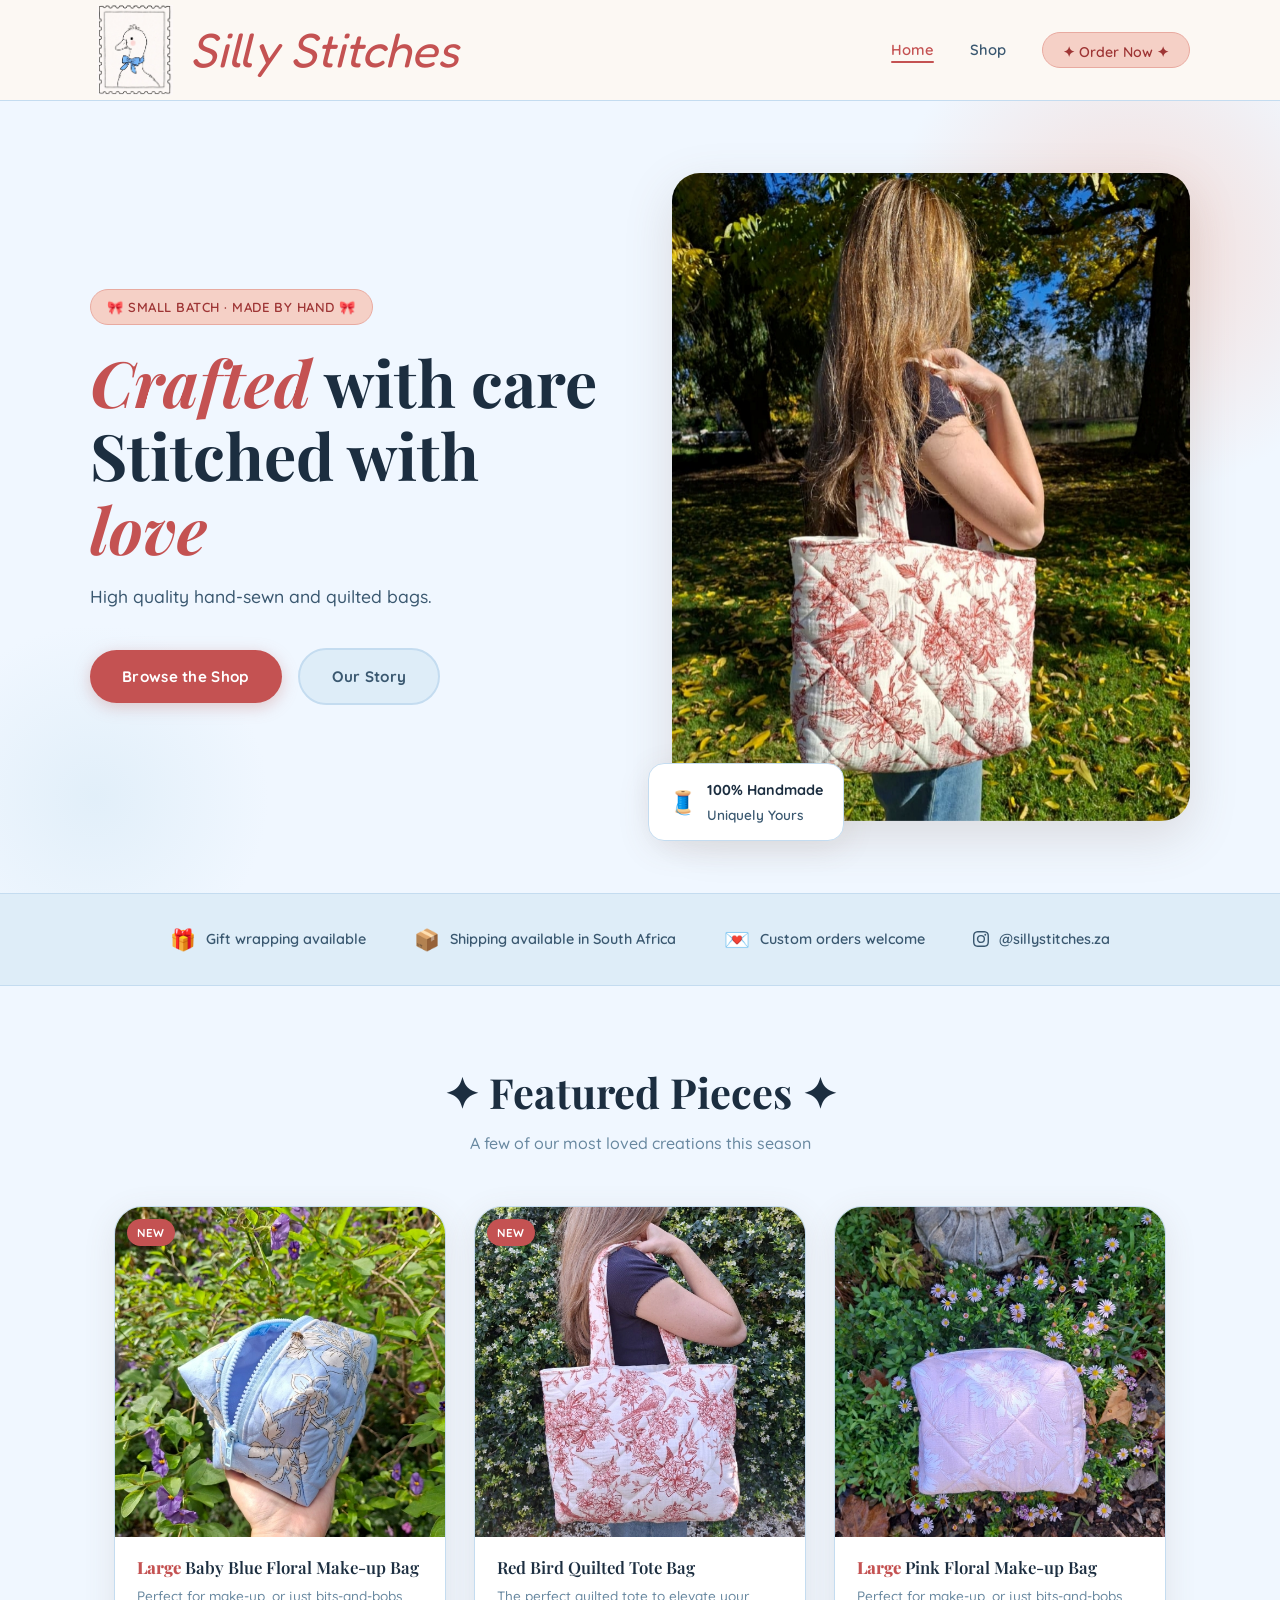
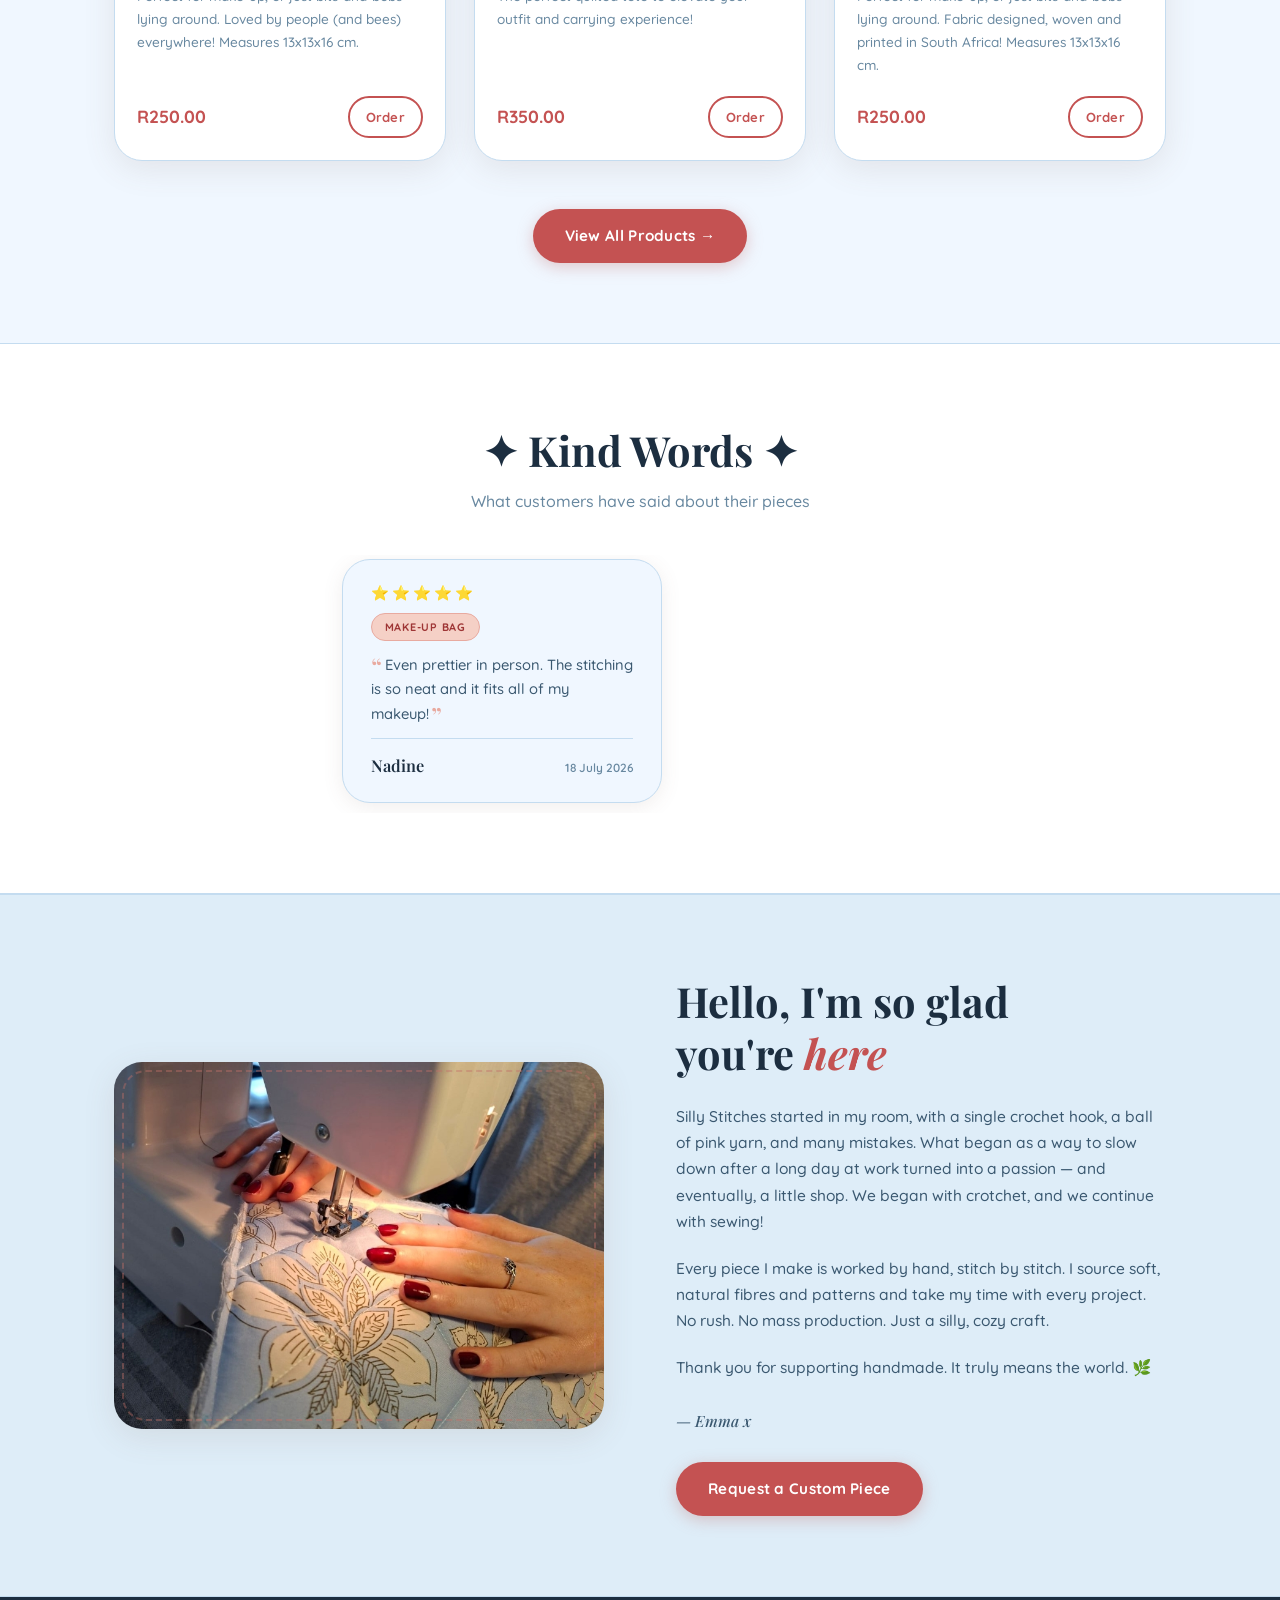
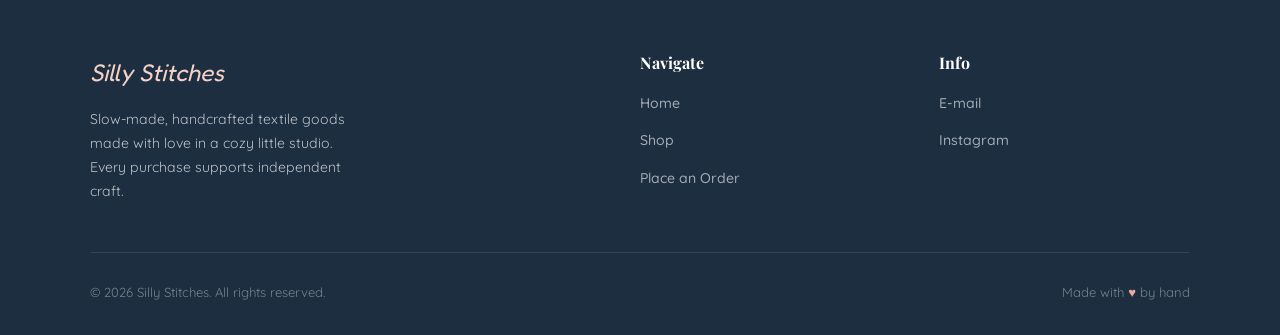
<file: index.html>
<!DOCTYPE html>
<html lang="en">
<head>
  <meta charset="UTF-8" />
  <meta name="viewport" content="width=device-width, initial-scale=1.0" />
  <meta name="description" content="Silly Stitches — Handmade crochet and embroidery crafts, made with love." />
  <title>Silly Stitches — Handmade with Love</title>
  <link rel="stylesheet" href="styles.css" />
  <!-- Favicon emoji fallback -->
  <link rel="icon" href="images/logo.jpeg" />
</head>
<body>

  <!-- ============================
       NAVIGATION
       ============================ -->
  <nav class="navbar" role="navigation" aria-label="Main navigation">
    <div class="navbar-inner">

      <!-- Logo -->
      <a href="index.html" class="navbar-logo" aria-label="Silly Stitches Home">
        <div class="logo-icon">
          <img src="images/logo.jpeg" alt="Silly Stitches logo" />
        </div>
        <span class="logo-text">Silly Stitches</span>
      </a>

      <!-- Nav links -->
      <ul class="navbar-links" id="navLinks">
        <li><a href="index.html" class="active">Home</a></li>
        <li><a href="shop.html">Shop</a></li>
        <li><a href="order.html" class="navbar-cta">✦ Order Now ✦</a></li>
      </ul>

      <!-- Mobile toggle button -->
      <button class="navbar-toggle" id="navToggle" aria-label="Toggle navigation" aria-expanded="false">
        <span></span>
        <span></span>
        <span></span>
      </button>

    </div>
  </nav>


  <!-- ============================
       HERO SECTION
       ============================ -->
  <section class="hero" aria-label="Hero banner">
    <div class="hero-inner">

      <!-- Left: text content -->
      <div class="hero-content">
        <div class="hero-badge">🎀 Small batch · Made by hand 🎀</div>

        <h1 class="hero-title">
          <em>Crafted</em> with care<br>
          Stitched with <em>love</em>
        </h1>

        <p class="hero-tagline">
          High quality hand-sewn and quilted bags.
        </p>

        <div class="hero-actions">
          <a href="shop.html" class="btn btn-primary">Browse the Shop</a>
          <a href="#about" class="btn btn-secondary">Our Story</a>
        </div>
      </div>

      <!-- Right: image -->
      <div class="hero-visual">
        <div class="hero-image-wrap">
          <!--
            REPLACE IMAGE: swap src below with your hero image.
            Recommended size: 800×1000px, warm/natural tones.
          -->
          <img
            src="images/Red Bird Tote Shoulder Tree.JPG"
            alt="A cozy flat-lay of handmade crochet items in soft warm tones"
            loading="eager"
          />
        </div>

        <!-- Floating accent badge -->
        <div class="hero-accent-card">
          <span class="accent-icon">🧵</span>
          <div>
            <strong style="color: var(--text-dark); display:block; font-size:0.9rem;">100% Handmade</strong>
            <span>Uniquely Yours</span>
          </div>
        </div>
      </div>

    </div>
  </section>


  <!-- ============================
       PERKS STRIP
       ============================ -->
  <div class="perks-strip" aria-label="Store highlights">
    <div class="perks-inner">
      <div class="perk-item">
        <span class="perk-icon">🎁</span>
        <span>Gift wrapping available</span>
      </div>
      <div class="perk-item">
        <span class="perk-icon">📦</span>
        <span>Shipping available in South Africa</span>
      </div>
      <div class="perk-item">
        <span class="perk-icon">💌</span>
        <span>Custom orders welcome</span>
      </div>
      <div class="perk-item">
        <span class="perk-icon"><svg xmlns="http://www.w3.org/2000/svg" width="16" height="16" fill="currentColor" class="bi bi-instagram" viewBox="0 0 16 16">
  <path d="M8 0C5.829 0 5.556.01 4.703.048 3.85.088 3.269.222 2.76.42a3.9 3.9 0 0 0-1.417.923A3.9 3.9 0 0 0 .42 2.76C.222 3.268.087 3.85.048 4.7.01 5.555 0 5.827 0 8.001c0 2.172.01 2.444.048 3.297.04.852.174 1.433.372 1.942.205.526.478.972.923 1.417.444.445.89.719 1.416.923.51.198 1.09.333 1.942.372C5.555 15.99 5.827 16 8 16s2.444-.01 3.298-.048c.851-.04 1.434-.174 1.943-.372a3.9 3.9 0 0 0 1.416-.923c.445-.445.718-.891.923-1.417.197-.509.332-1.09.372-1.942C15.99 10.445 16 10.173 16 8s-.01-2.445-.048-3.299c-.04-.851-.175-1.433-.372-1.941a3.9 3.9 0 0 0-.923-1.417A3.9 3.9 0 0 0 13.24.42c-.51-.198-1.092-.333-1.943-.372C10.443.01 10.172 0 7.998 0zm-.717 1.442h.718c2.136 0 2.389.007 3.232.046.78.035 1.204.166 1.486.275.373.145.64.319.92.599s.453.546.598.92c.11.281.24.705.275 1.485.039.843.047 1.096.047 3.231s-.008 2.389-.047 3.232c-.035.78-.166 1.203-.275 1.485a2.5 2.5 0 0 1-.599.919c-.28.28-.546.453-.92.598-.28.11-.704.24-1.485.276-.843.038-1.096.047-3.232.047s-2.39-.009-3.233-.047c-.78-.036-1.203-.166-1.485-.276a2.5 2.5 0 0 1-.92-.598 2.5 2.5 0 0 1-.6-.92c-.109-.281-.24-.705-.275-1.485-.038-.843-.046-1.096-.046-3.233s.008-2.388.046-3.231c.036-.78.166-1.204.276-1.486.145-.373.319-.64.599-.92s.546-.453.92-.598c.282-.11.705-.24 1.485-.276.738-.034 1.024-.044 2.515-.045zm4.988 1.328a.96.96 0 1 0 0 1.92.96.96 0 0 0 0-1.92m-4.27 1.122a4.109 4.109 0 1 0 0 8.217 4.109 4.109 0 0 0 0-8.217m0 1.441a2.667 2.667 0 1 1 0 5.334 2.667 2.667 0 0 1 0-5.334"/>
</svg></span>
        <a href="https://www.instagram.com/sillystitches.za" target="_blank" rel="noopener noreferrer">
          @sillystitches.za
        </a>
      </div>
    </div>
  </div>


  <!-- ============================
       FEATURED PRODUCTS
       ============================ -->
  <section class="section featured" aria-labelledby="featured-title">
    <div class="container">

      <div class="section-header">
        <h2 class="section-title" id="featured-title">✦ Featured Pieces ✦</h2>
        <p class="section-subtitle">A few of our most loved creations this season</p>
      </div>

      <div class="featured-grid">

        <!--
          =============================================
          PRODUCT CARD — Easy to copy & edit!
          To add a product: copy one card block below.
          To edit: change name, price, description, img.
          =============================================
        -->

        <!-- Product Card 1 -->
        <!-- data-product MUST match a key in products.js → window.SILLY_STITCHES_PRODUCTS.products -->
        <article class="product-card reveal" data-product="Large Baby Blue Floral Make-up Bag">
          <div class="product-image">
            <span class="product-badge">New</span>
            <!--
              REPLACE IMAGE: swap src with your product photo.
              Recommended: square crop, 600×600px minimum.
            -->
            <img
              src="images/Bee Bag 1.JPG"
              alt="Large Baby Blue Floral Make-up Bag"
              loading="lazy"
            />
          </div>
          <div class="product-info">
            <h2 class="product-name"><strong>Large</strong> Baby Blue Floral Make-up Bag</h2>
            <p class="product-desc">Perfect for make-up, or just bits-and-bobs lying around. Loved by people (and bees) everywhere! Measures 13x13x16 cm.</p>
            <div class="product-footer">
              <span class="product-price">R250.00</span>
              <a href="order.html?product=Large+Baby+Blue+Floral+Make-up+Bag" class="btn btn-outline product-order-btn">Order</a>
            </div>
          </div>
        </article>

        <!-- ── Product Card 2 ── -->
        <article class="product-card reveal" data-product="Red Bird Quilted Tote Bag" data-category="Tote Bags">
          <div class="product-image">
            <span class="product-badge">New</span>
            <!--
              REPLACE IMAGE: product photo
            -->
            <img
              src="images/Red Bird Tote Shoulder.JPG"
              alt="Red Bird Quilted Tote Bag"
              loading="lazy"
            />
          </div>
          <div class="product-info">
            <h2 class="product-name">Red Bird Quilted Tote Bag</h2>
            <p class="product-desc">The perfect quilted tote to elevate your outfit and carrying experience!</p>
            <div class="product-footer">
              <span class="product-price">R350.00</span>
              <a href="order.html?product=Red+Bird+Quilted+Tote+Bag" class="btn btn-outline product-order-btn">Order</a>
            </div>
          </div>
        </article>

        <!-- Product Card 3 -->
        <article class="product-card reveal" data-product="Large Pink Floral Make-up Bag">
          <div class="product-image">
            <!--
              REPLACE IMAGE: swap src with your product photo.
            -->
            <img
              src="images/Pink Large Top Down.JPG"
              alt="Large Pink Floral Make-up Bag"
              loading="lazy"
            />
          </div>
          <div class="product-info">
            <h2 class="product-name"><strong>Large</strong> Pink Floral Make-up Bag</h2>
            <p class="product-desc">Perfect for make-up, or just bits-and-bobs lying around. Fabric designed, woven and printed in South Africa! Measures 13x13x16 cm.</p>
            <div class="product-footer">
              <span class="product-price">R250.00</span>
              <a href="order.html?product=Large+Pink+Floral+Make-up+Bag" class="btn btn-outline product-order-btn">Order</a>
            </div>
          </div>
        </article>

      </div><!-- /.featured-grid -->

      <div style="text-align:center; margin-top: 48px;">
        <a href="shop.html" class="btn btn-primary">View All Products →</a>
      </div>

    </div>
  </section>


  <!-- ============================
       CUSTOMER REVIEWS
       ─────────────────────────────
       Content lives in reviews.js — add or edit reviews there,
       never here. script.js builds the scrolling track inside
       #reviewMarquee. If reviews.js has no reviews, this whole
       section removes itself.
       ============================ -->
  <section class="section reviews" id="reviews" aria-labelledby="reviews-title">
    <div class="container">

      <div class="section-header reveal">
        <h2 class="section-title" id="reviews-title">&#10022; Kind Words &#10022;</h2>
        <p class="section-subtitle">What customers have said about their pieces</p>
      </div>

    </div>

    <!-- Full-width so the cards can scroll past the container edges -->
    <div class="review-marquee" id="reviewMarquee" role="region" aria-label="Customer reviews"></div>
  </section>


  <!-- ============================
       ABOUT SECTION
       ============================ -->
  <section class="section about" id="about" aria-labelledby="about-title">
    <div class="container">
      <div class="about-inner">

        <!-- About image -->
        <div class="about-image-wrap reveal">
          <!--
            REPLACE IMAGE: swap src with a photo of you crafting,
            your workspace, or a cozy detail shot.
            Recommended: 800×600px, warm lighting.
          -->
          <img
            src="images/Hands 2 Bottom Index Page.JPG"
            alt=""
            loading="lazy"
          />
        </div>

        <!-- About text -->
        <div class="about-content reveal">
          <h2 class="section-title" id="about-title">Hello, I'm so glad<br>you're <em class="display-font" style="color:var(--red-muted); font-style:italic;">here</em></h2>
          <p>
            Silly Stitches started in my room, with a single crochet hook, a ball of pink yarn,
            and many mistakes. What began as a way to slow down after a long day at work turned into a passion —
            and eventually, a little shop. We began with crotchet, and we continue with sewing!
          </p>
          <p>
            Every piece I make is worked by hand, stitch by stitch. I source soft, natural fibres and patterns
            and take my time with every project. No rush. No mass production. Just a silly, cozy craft.
          </p>
          <p>
            Thank you for supporting handmade. It truly means the world. 🌿
          </p>
          <!-- Replace with your actual name -->
          <p class="about-signature">— Emma x</p>
          <a href="order.html" class="btn btn-primary" style="margin-top: 8px; align-self: flex-start;">Request a Custom Piece</a>
        </div>

      </div>
    </div>
  </section>


  <!-- ============================
       FOOTER
       ============================ -->
  <footer class="footer" role="contentinfo">
    <div class="footer-inner">

      <!-- Brand column -->
      <div class="footer-brand">
        <span class="logo-text display-font">Silly Stitches</span>
        <p>Slow-made, handcrafted textile goods made with love in a cozy little studio.
          Every purchase supports independent craft.</p>
      </div>

      <!-- Navigation column -->
      <div class="footer-col">
        <h4>Navigate</h4>
        <ul>
          <li><a href="index.html">Home</a></li>
          <li><a href="shop.html">Shop</a></li>
          <li><a href="order.html">Place an Order</a></li>
        </ul>
      </div>

      <!-- Info column -->
      <div class="footer-col">
        <h4>Info</h4>
        <ul>
          <!-- REPLACE: update these links/emails with your real info -->
          <li><a href="mailto:sillystitchesza@gmail.com">E-mail</a></li>
          <li><a href="https://www.instagram.com/sillystitches.za" target="_blank" rel="noopener noreferrer">Instagram</a></li>
        </ul>
      </div>

    </div>

    <div class="footer-bottom">
      <span>© 2026 Silly Stitches. All rights reserved.</span>
      <span>Made with <span class="footer-heart">♥</span> by hand</span>
    </div>
  </footer>

  <script src="products.js"></script>
  <script src="reviews.js"></script>
  <script src="script.js"></script>
</body>
</html>
</file>
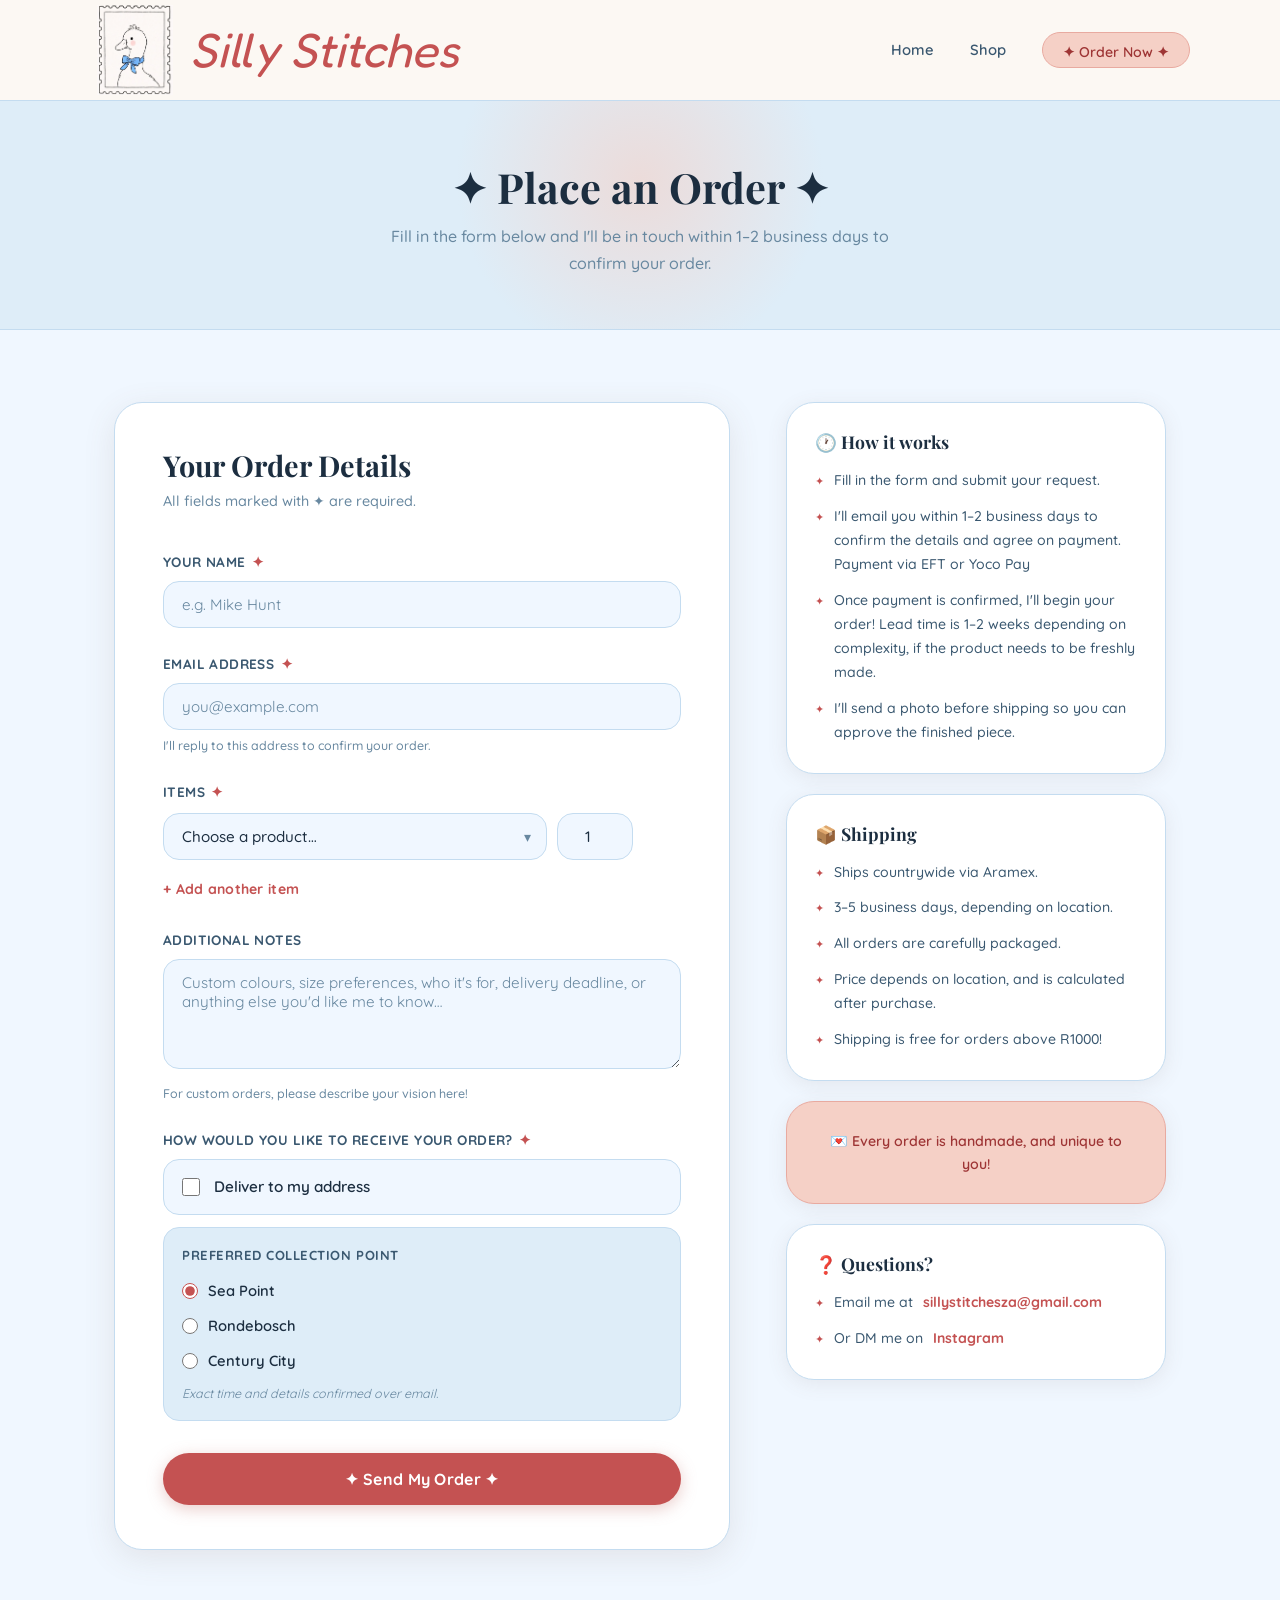
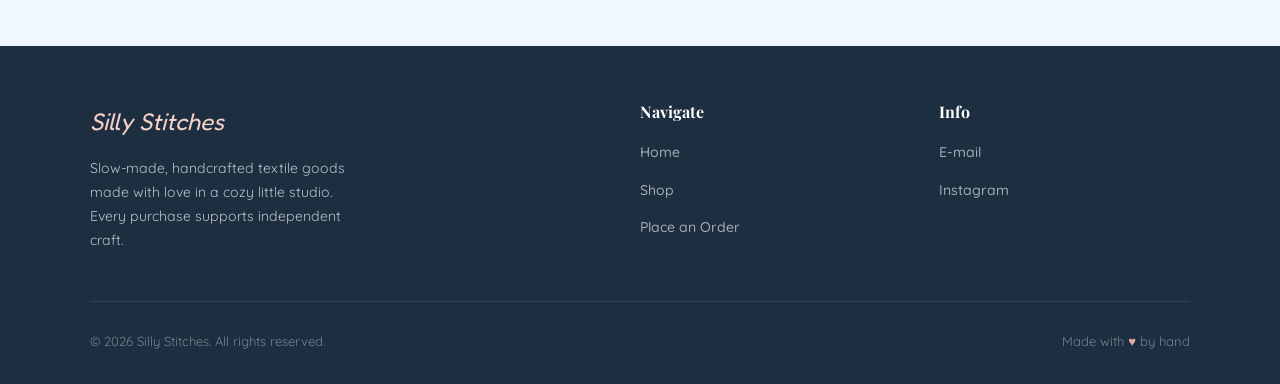
<file: order.html>
<!DOCTYPE html>
<html lang="en">
<head>
  <meta charset="UTF-8" />
  <meta name="viewport" content="width=device-width, initial-scale=1.0" />
  <meta name="description" content="Place an order with Silly Stitches — handmade crochet and embroidery." />
  <title>Order — Silly Stitches</title>
  <link rel="stylesheet" href="styles.css" />
  <link rel="icon" href="images/logo.jpeg" />
  <!-- Cloudflare Turnstile (bot protection) -->
  <script src="https://challenges.cloudflare.com/turnstile/v0/api.js" async defer></script>
</head>
<body>

  <!-- ============================
       NAVIGATION
       ============================ -->
  <nav class="navbar" role="navigation" aria-label="Main navigation">
    <div class="navbar-inner">

      <a href="index.html" class="navbar-logo" aria-label="Silly Stitches Home">
        <div class="logo-icon"><img src="images/logo.jpeg" alt="Silly Stitches logo" /></div>
        <span class="logo-text">Silly Stitches</span>
      </a>

      <ul class="navbar-links" id="navLinks">
        <li><a href="index.html">Home</a></li>
        <li><a href="shop.html">Shop</a></li>
        <li><a href="order.html" class="active navbar-cta">✦ Order Now ✦</a></li>
      </ul>

      <button class="navbar-toggle" id="navToggle" aria-label="Toggle navigation" aria-expanded="false">
        <span></span>
        <span></span>
        <span></span>
      </button>

    </div>
  </nav>


  <!-- ============================
       PAGE HERO
       ============================ -->
  <header class="page-hero">
    <h1 class="section-title">✦ Place an Order ✦</h1>
    <p>Fill in the form below and I'll be in touch within 1–2 business days to confirm your order.</p>
  </header>


  <!-- ============================
       ORDER SECTION
       ============================ -->
  <section class="order-section" aria-labelledby="order-title">
    <div class="container">
      <div class="order-layout">

        <!-- ── ORDER FORM ── -->
        <div class="order-form-card">
          <h2 id="order-title">Your Order Details</h2>
          <p class="form-tagline">All fields marked with ✦ are required.</p>

          <!--
            FORM: submits via POST to /api/order (handled by Cloudflare Worker)
            Data is sent as application/x-www-form-urlencoded (standard HTML form)
            DO NOT change method or action without updating the Worker too.
          -->
          <form
            id="orderForm"
            method="POST"
            action="/api/order"
            novalidate
          >

            <!-- Name -->
            <div class="form-group">
              <label class="form-label" for="name">
                Your Name <span class="required-star">✦</span>
              </label>
              <input
                type="text"
                id="name"
                name="name"
                class="form-input"
                placeholder="e.g. Mike Hunt"
                required
                autocomplete="name"
              />
            </div>

            <!-- Email -->
            <div class="form-group">
              <label class="form-label" for="email">
                Email Address <span class="required-star">✦</span>
              </label>
              <input
                type="email"
                id="email"
                name="email"
                class="form-input"
                placeholder="you@example.com"
                required
                autocomplete="email"
              />
              <p class="form-hint">I'll reply to this address to confirm your order.</p>
            </div>

            <!-- Honeypot: invisible to humans, bots auto-fill it. Leave empty! -->
            <div style="position:absolute;left:-9999px;top:-9999px;height:0;overflow:hidden;" aria-hidden="true">
              <label for="website">Website</label>
              <input type="text" id="website" name="website" tabindex="-1" autocomplete="off" />
            </div>

            <!-- Product name & quantity row -->
            <!-- Order items (supports multiple products)
                 ─────────────────────────────────────────
                 JS (section 9) handles add/remove rows.
                 id="product" on the first select is kept
                 so the ?product= URL-prefill still works.
                 name="product[]" / name="quantity[]" let
                 the form send multiple pairs to the worker.
            -->
            <div class="form-group">
              <div class="oir-label-row">
                <label class="form-label">Items <span class="required-star">✦</span></label>
              </div>

              <div id="orderItemsList">

                <!-- First row — static HTML (JS adds more from here) -->
                <div class="order-item-row">
                  <div class="select-wrap oir-select">
                    <select
                      id="product"
                      name="product[]"
                      class="form-select"
                      required
                      aria-label="Product"
                    >
                      <option value="" disabled selected>Choose a product…</option>
                      <!--
                        EDIT PRODUCTS: Add or remove <option> entries here
                        to match the products in your shop.
                      -->
                      <option value="Custom Order">Custom Order — Price to be Confirmed</option>
                      <option value="Large Baby Blue Floral Make-up Bag">Large Baby Blue Floral Make-up Bag — R250.00</option>
                      <option value="Large Pink Floral Make-up Bag">Large Pink Floral Make-up Bag — R250.00</option>
                      <option value="Large White Floral Make-up Bag">Large White Floral Make-up Bag — R250.00</option>
                      <option value="Large Dark Blue Floral Make-up Bag">Large Dark Blue Floral Make-up Bag — R250.00</option>
                      <option value="Large Dark Green Floral Make-up Bag">Large Dark Green Floral Make-up Bag — R250.00</option>
                      <option value="Large White and Blue Floral Make-up Bag">Large White and Blue Floral Make-up Bag — R250.00</option>
                      <option value="Large Red Make-up Bag">Large Red Make-up Bag — R250.00</option>
                      <option value="Medium Baby Blue Floral Make-up Bag">Medium Baby Blue Floral Make-up Bag — R185.00</option>
                      <option value="Medium Pink Floral Make-up Bag">Medium Pink Floral Make-up Bag — R185.00</option>
                      <option value="Medium White Floral Make-up Bag">Medium White Floral Make-up Bag — R185.00</option>
                      <option value="Medium Dark Blue Floral Make-up Bag">Medium Dark Blue Floral Make-up Bag — R185.00</option>
                      <option value="Medium Dark Green Floral Make-up Bag">Medium Dark Green Floral Make-up Bag — R185.00</option>
                      <option value="Medium White and Blue Floral Make-up Bag">Medium White and Blue Floral Make-up Bag — R185.00</option>
                      <option value="Red Bird Quilted Tote Bag">Red Bird Quilted Tote Bag — R350.00</option>
                      <option value="Cream Floral Baguette Bag">Cream Floral Baguette Bag — R300.00</option>
                      <option value="Cream and Blue Floral Baguette Bag">Cream and Blue Floral Baguette Bag — R300.00</option>
                      <option value="Black Floral Baguette Bag">Black Floral Baguette Bag — R300.00</option>

                    </select>
                  </div>
                  <input
                    type="number"
                    name="quantity[]"
                    class="form-input oir-qty-input"
                    value="1"
                    min="1"
                    max="20"
                    required
                    aria-label="Quantity"
                  />
                  <button type="button" class="oir-remove" aria-label="Remove this item">×</button>
                </div>

              </div><!-- /#orderItemsList -->

              <button type="button" id="addItemBtn" class="btn-add-item">
                + Add another item
              </button>

            </div><!-- /.form-group (items) -->

            <!-- Notes -->
            <div class="form-group" style="margin-top: 24px;">
              <label class="form-label" for="notes">
                Additional Notes
              </label>
              <textarea
                id="notes"
                name="notes"
                class="form-textarea"
                placeholder="Custom colours, size preferences, who it's for, delivery deadline, or anything else you'd like me to know…"
              ></textarea>
              <p class="form-hint">For custom orders, please describe your vision here!</p>
            </div>

            <!-- ── DELIVERY / COLLECTION ── -->
            <div class="form-group" style="margin-top:24px;">
              <label class="form-label">How would you like to receive your order? <span class="required-star">✦</span></label>

              <!-- Checkbox -->
              <label style="display:flex;align-items:center;gap:14px;cursor:pointer;padding:14px 18px;border:1.5px solid var(--beige);border-radius:var(--radius-md);background:var(--cream);font-size:0.95rem;font-weight:600;color:var(--text-dark);margin-bottom:12px;">
                <input type="checkbox" id="deliveryCheck" name="delivery" value="yes"
                  style="width:18px;height:18px;accent-color:var(--red-muted);cursor:pointer;flex-shrink:0;" />
                Deliver to my address
              </label>

              <!-- Address (hidden by default, shown when checkbox ticked) -->
              <div id="addressGroup" style="display:none;">
                <label class="form-label" for="address" style="margin-top:4px;">
                  Delivery Address <span class="required-star">✦</span>
                </label>
                <textarea id="address" name="address" class="form-textarea"
                  placeholder="Street address, suburb, city, postal code…"></textarea>

                <!-- Required only for delivery. script.js toggles `required`
                     along with this block, so collection orders skip it. -->
                <label class="form-label" for="phone" style="margin-top:18px;">
                  Contact Number <span class="required-star">✦</span>
                </label>
                <input type="tel" id="phone" name="phone" class="form-input"
                  placeholder="e.g. 082 123 4567" inputmode="tel" autocomplete="tel" />
                <p class="form-hint">The courier needs this to arrange your delivery.</p>
              </div>

              <!-- Collection options (shown by default, hidden when checkbox ticked) -->
              <div id="collectionOptions" style="padding:16px 18px;background:var(--cream-dark);border:1.5px solid var(--beige);border-radius:var(--radius-md);">
                <p style="font-size:0.82rem;font-weight:700;color:var(--text-mid);text-transform:uppercase;letter-spacing:0.04em;margin-bottom:12px;">Preferred collection point</p>
                <div style="display:flex;flex-direction:column;gap:10px;">
                  <label style="display:flex;align-items:center;gap:10px;cursor:pointer;font-size:0.92rem;font-weight:600;color:var(--text-dark);">
                    <input type="radio" name="collection_location" value="Sea Point" checked style="accent-color:var(--red-muted);width:16px;height:16px;flex-shrink:0;" />
                    Sea Point
                  </label>
                  <label style="display:flex;align-items:center;gap:10px;cursor:pointer;font-size:0.92rem;font-weight:600;color:var(--text-dark);">
                    <input type="radio" name="collection_location" value="Rondebosch" style="accent-color:var(--red-muted);width:16px;height:16px;flex-shrink:0;" />
                    Rondebosch
                  </label>
                  <label style="display:flex;align-items:center;gap:10px;cursor:pointer;font-size:0.92rem;font-weight:600;color:var(--text-dark);">
                    <input type="radio" name="collection_location" value="Century City" style="accent-color:var(--red-muted);width:16px;height:16px;flex-shrink:0;" />
                    Century City
                  </label>
                </div>
                <p style="font-size:0.78rem;color:var(--text-light);margin-top:10px;font-style:italic;">Exact time and details confirmed over email.</p>
              </div>
            </div>
            <!-- ── END DELIVERY / COLLECTION ── -->

            <!--
              PRODUCT PREVIEW
              ───────────────
              JS (script.js → section 9) fills this in whenever the
              user picks a product from the dropdown above. Empty by
              default. Stays inside the form-card's bounding box.
            -->
            <div id="orderProductPreview" aria-live="polite"></div>

            <!--
              ORDER TOTAL
              ───────────
              JS (script.js → section 9) fills this in live
              as the customer changes products / quantities.
              Hidden until at least one product is selected.
            -->
            <div id="orderTotal" aria-live="polite"></div>

            <!--
              CLOUDFLARE TURNSTILE (bot protection)
              REPLACE data-sitekey with your Site Key from
              Cloudflare dashboard → Turnstile → Add widget.
            -->
            <div class="cf-turnstile" data-sitekey="0x4AAAAAAD4roVADjEJsxIQD" data-theme="light" style="margin-top:24px;"></div>

            <!-- Submit -->
            <button type="submit" class="btn btn-primary form-submit" id="submitBtn">
              ✦ Send My Order ✦
            </button>

            <!-- Success / Error messages (shown by JS) -->
            <div class="form-message success" id="successMsg" role="alert">
              🎉 Order sent! I'll be in touch within 1–2 days to confirm everything.
            </div>
            <div class="form-message error" id="errorMsg" role="alert">
              😔 Something went wrong. Please email me directly at <strong>sillystitchesza@gmail.com</strong>.
            </div>

          </form>
        </div><!-- /.order-form-card -->


        <!-- ── SIDEBAR ── -->
        <aside class="order-sidebar" aria-label="Order information">

          <!-- Processing info -->
          <div class="sidebar-card">
            <h3>🕐 How it works</h3>
            <ul class="sidebar-list">
              <li>Fill in the form and submit your request.</li>
              <li>I'll email you within 1–2 business days to confirm the details and agree on payment. Payment via EFT or Yoco Pay</li>
              <li>Once payment is confirmed, I'll begin your order! Lead time is 1–2 weeks depending on complexity, if the product needs to be freshly made.</li>
              <li>I'll send a photo before shipping so you can approve the finished piece.</li>
            </ul>
          </div>

          <!-- Shipping info -->
          <div class="sidebar-card">
            <h3>📦 Shipping</h3>
            <ul class="sidebar-list">
              <li>Ships countrywide via Aramex.</li>
              <li>3–5 business days, depending on location.</li>
              <li>All orders are carefully packaged.</li>
              <li>Price depends on location, and is calculated after purchase.</li>
              <li>Shipping is free for orders above R1000!</li>
            </ul>
          </div>

          <!-- Highlight -->
          <div class="sidebar-card sidebar-highlight">
            <p>
              💌 Every order is handmade, and unique to you!
            </p>
          </div>

          <!-- Questions -->
          <div class="sidebar-card">
            <h3>❓ Questions?</h3>
            <ul class="sidebar-list">
              <!-- REPLACE: update with your real email -->
              <li>Email me at <a href="mailto:sillystitchesza@gmail.com" style="color: var(--red-muted); font-weight: 700;">sillystitchesza@gmail.com</a></li>
              <li>Or DM me on <a href="https://www.instagram.com/sillystitches.za" target="_blank" rel="noopener noreferrer" style="color: var(--red-muted); font-weight: 700;">Instagram</a></li>
            </ul>
          </div>

        </aside><!-- /.order-sidebar -->

      </div><!-- /.order-layout -->
    </div>
  </section>


  <!-- ============================
       FOOTER
       ============================ -->
  <footer class="footer" role="contentinfo">
    <div class="footer-inner">

      <div class="footer-brand">
        <span class="logo-text display-font">Silly Stitches</span>
        <p>Slow-made, handcrafted textile goods made with love in a cozy little studio.
          Every purchase supports independent craft.</p>
      </div>

      <div class="footer-col">
        <h4>Navigate</h4>
        <ul>
          <li><a href="index.html">Home</a></li>
          <li><a href="shop.html">Shop</a></li>
          <li><a href="order.html">Place an Order</a></li>
        </ul>
      </div>

      <div class="footer-col">
        <h4>Info</h4>
        <ul>
          <!-- REPLACE: update with your real info -->
          <li><a href="mailto:sillystitchesza@gmail.com">E-mail</a></li>
          <li><a href="https://www.instagram.com/sillystitches.za" target="_blank" rel="noopener noreferrer">Instagram</a></li>
        </ul>
      </div>

    </div>

    <div class="footer-bottom">
      <span>© 2026 Silly Stitches. All rights reserved.</span>
      <span>Made with <span class="footer-heart">♥</span> by hand</span>
    </div>
  </footer>

  <script src="products.js"></script>
  <script src="script.js"></script>
</body>
</html>
</file>
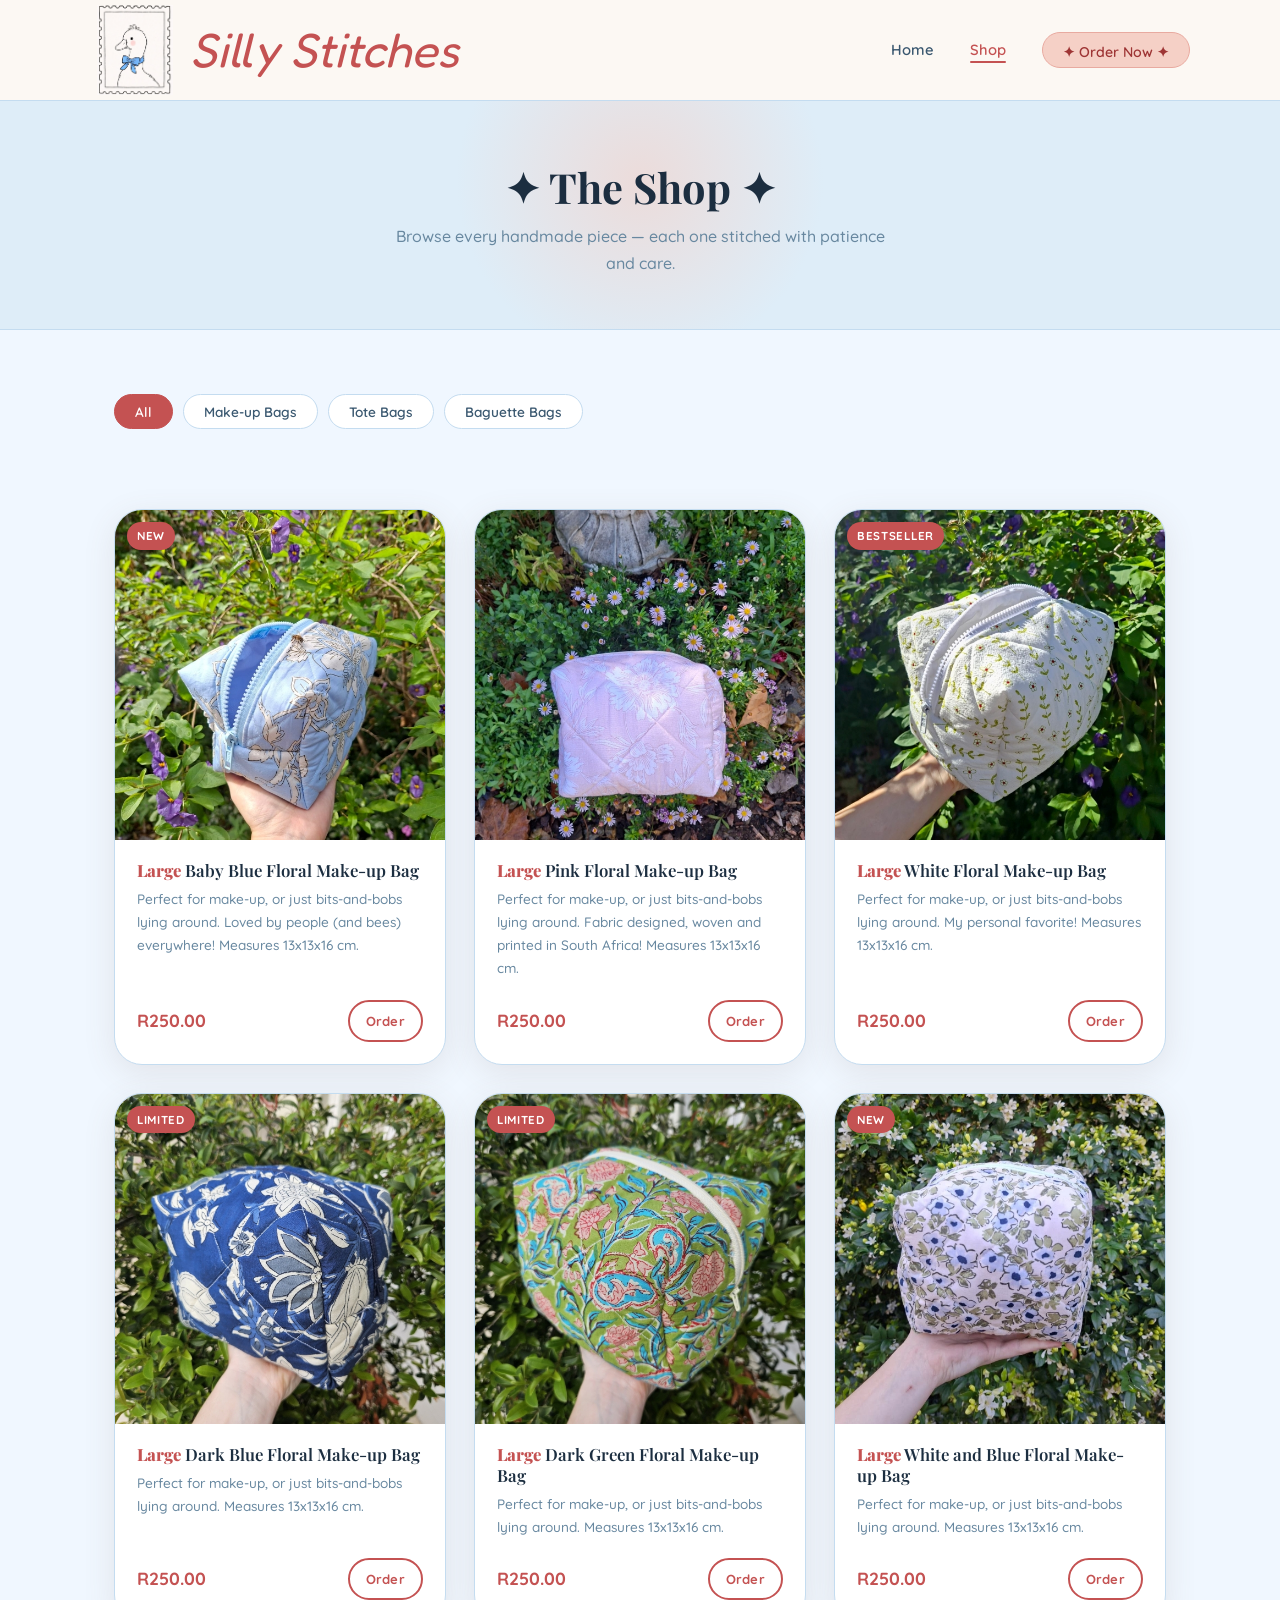
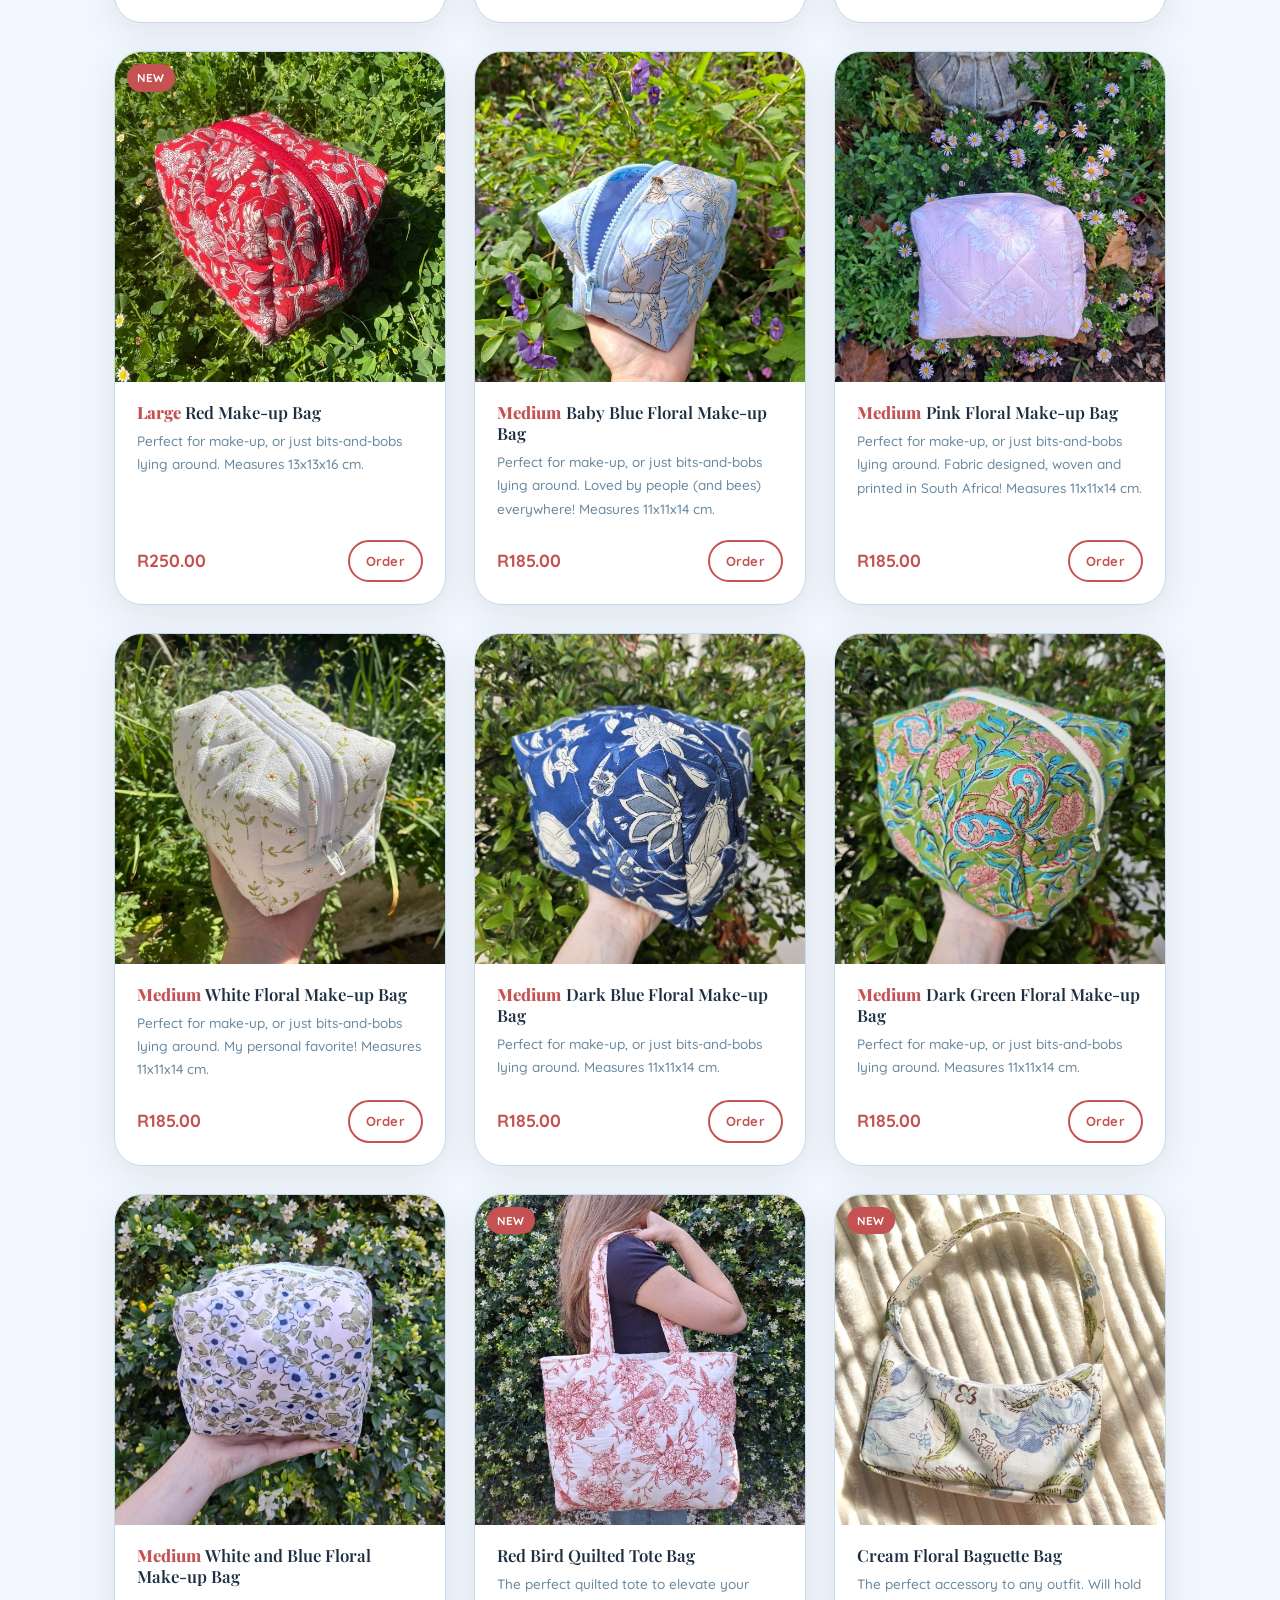
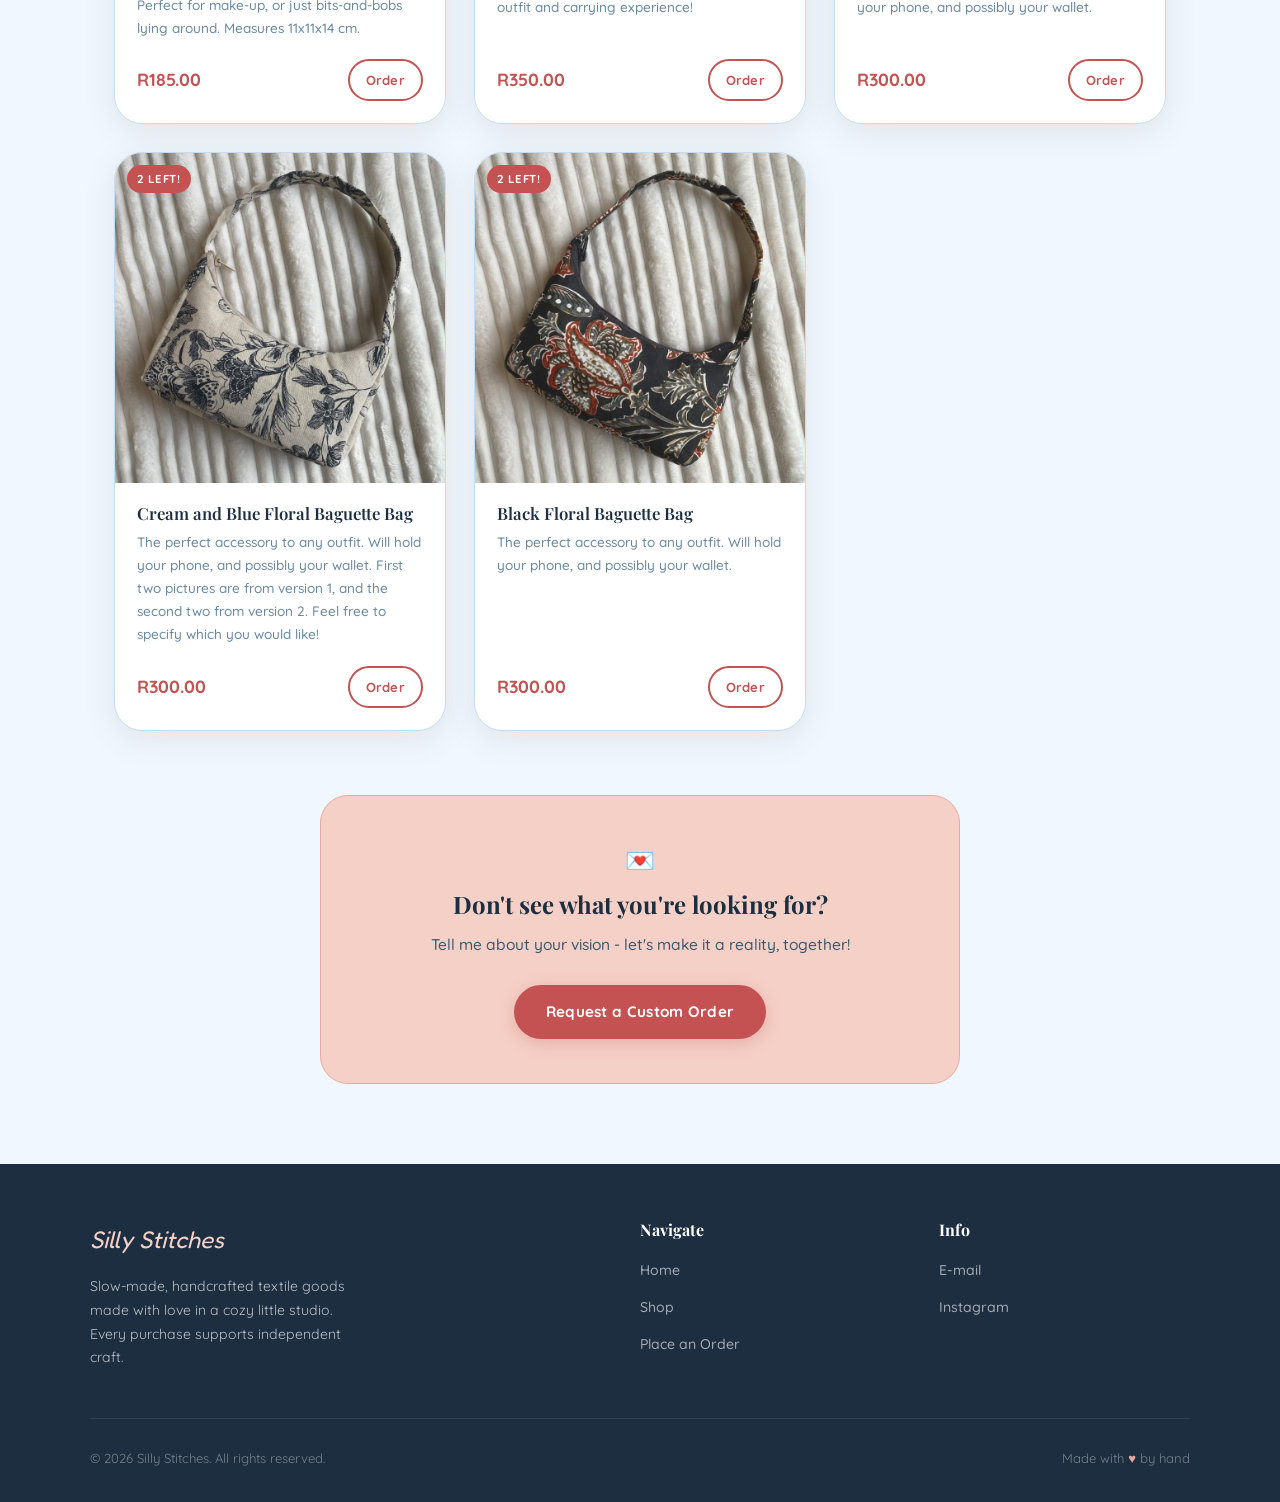
<file: shop.html>
<!DOCTYPE html>
<html lang="en">
<head>
  <meta charset="UTF-8" />
  <meta name="viewport" content="width=device-width, initial-scale=1.0" />
  <meta name="description" content="Silly Stitches Shop — Browse all handmade pieces." />
  <title>Shop — Silly Stitches</title>
  <link rel="stylesheet" href="styles.css" />
  <link rel="icon" href="images/logo.jpeg" />
</head>
<body>

  <!-- ============================
       NAVIGATION
       ============================ -->
  <nav class="navbar" role="navigation" aria-label="Main navigation">
    <div class="navbar-inner">

      <a href="index.html" class="navbar-logo" aria-label="Silly Stitches Home">
        <div class="logo-icon"><img src="images/logo.jpeg" alt="Silly Stitches logo" /></div>
        <span class="logo-text">Silly Stitches</span>
      </a>

      <ul class="navbar-links" id="navLinks">
        <li><a href="index.html">Home</a></li>
        <li><a href="shop.html" class="active">Shop</a></li>
        <li><a href="order.html" class="navbar-cta">✦ Order Now ✦</a></li>
      </ul>

      <button class="navbar-toggle" id="navToggle" aria-label="Toggle navigation" aria-expanded="false">
        <span></span>
        <span></span>
        <span></span>
      </button>

    </div>
  </nav>


  <!-- ============================
       PAGE HERO
       ============================ -->
  <header class="page-hero">
    <h1 class="section-title">✦ The Shop ✦</h1>
    <p>Browse every handmade piece — each one stitched with patience and care.</p>
  </header>


  <!-- ============================
       SHOP GRID
       ============================ -->
  <section class="shop-section" aria-labelledby="shop-title">
    <div class="container">

      <!-- Filter buttons -->
      <div class="shop-filter" role="group" aria-label="Product categories">
        <button class="filter-btn active" data-filter="all">All</button>
        <button class="filter-btn" data-filter="Make-up Bags">Make-up Bags</button>
        <button class="filter-btn" data-filter="Tote Bags">Tote Bags</button>
        <button class="filter-btn" data-filter="Baguette Bags">Baguette Bags</button>
      </div>

      <div class="shop-grid">

        <!--
          =============================================
          HOW TO ADD / EDIT PRODUCTS:
          ─────────────────────────────────────────────
          1. Copy any <article class="product-card"> block.
          2. Paste it into this grid.
          3. Edit: product name, price, description, image src.
          4. Remove <span class="product-badge"> if no badge needed.
          5. Update the href on the Order button to pre-fill
             the product name:
             order.html?product=Your+Product+Name
          =============================================
        -->


        <!-- ── PRODUCT 1 ── -->
        <article class="product-card reveal" data-product="Large Baby Blue Floral Make-up Bag" data-category="Make-up Bags">
          <div class="product-image">
            <span class="product-badge">New</span>
            <!--
              REPLACE IMAGE: product photo, square recommended (600×600px)
            -->
            <img
              src="images/Bee Bag 1.JPG"
              alt="Large Baby Blue Floral Make-up Bag"
              loading="lazy"
            />
          </div>
          <div class="product-info">
            <h2 class="product-name"><strong>Large</strong> Baby Blue Floral Make-up Bag</h2>
            <p class="product-desc">Perfect for make-up, or just bits-and-bobs lying around. Loved by people (and bees) everywhere! Measures 13x13x16 cm.</p>
            <div class="product-footer">
              <span class="product-price">R250.00</span>
              <a href="order.html?product=Large+Baby+Blue+Floral+Make-up+Bag" class="btn btn-outline product-order-btn">Order</a>
            </div>
          </div>
        </article>


        <!-- ── PRODUCT 2 ── -->
        <article class="product-card reveal" data-product="Large Pink Floral Make-up Bag" data-category="Make-up Bags">
          <div class="product-image">
            <!--
              REPLACE IMAGE: product photo
            -->
            <img
              src="images/Pink Large Front Down.JPG"
              alt="Large Pink Floral Make-up Bag"
              loading="lazy"
            />
          </div>
          <div class="product-info">
            <h2 class="product-name"><strong>Large</strong> Pink Floral Make-up Bag</h2>
            <p class="product-desc">Perfect for make-up, or just bits-and-bobs lying around. Fabric designed, woven and printed in South Africa! Measures 13x13x16 cm.</p>
            <div class="product-footer">
              <span class="product-price">R250.00 </span>
              <a href="order.html?product=Large+Pink+Floral+Make-up+Bag" class="btn btn-outline product-order-btn">Order</a>
            </div>
          </div>
        </article>


        <!-- ── PRODUCT 3 ── -->
        <article class="product-card reveal" data-product="Large White Floral Make-up Bag" data-category="Make-up Bags">
          <div class="product-image">
            <span class="product-badge">Bestseller</span>
            <!--
              REPLACE IMAGE: product photo
            -->
            <img
              src="images/Green&White Open Oblique.JPG"
              alt="Large White Floral Make-up Bag"
              loading="lazy"
            />
          </div>
          <div class="product-info">
            <h2 class="product-name"><strong>Large</strong> White Floral Make-up Bag</h2>
            <p class="product-desc">Perfect for make-up, or just bits-and-bobs lying around. My personal favorite! Measures 13x13x16 cm.</p>
            <div class="product-footer">
              <span class="product-price">R250.00</span>
              <a href="order.html?product=Large+White+Floral+Make-up+Bag" class="btn btn-outline product-order-btn">Order</a>
            </div>
          </div>
        </article>

        <!-- ── PRODUCT 4 ── -->
        <article class="product-card reveal" data-product="Large Dark Blue Floral Make-up Bag" data-category="Make-up Bags">
          <div class="product-image">
            <span class="product-badge">Limited</span>
            <!--
              REPLACE IMAGE: product photo
            -->
            <img
              src="images/Dark Blue Oblique.JPG"
              alt="Large Dark Blue Floral Make-up Bag"
              loading="lazy"
            />
          </div>
          <div class="product-info">
            <h2 class="product-name"><strong>Large</strong> Dark Blue Floral Make-up Bag</h2>
            <p class="product-desc">Perfect for make-up, or just bits-and-bobs lying around. Measures 13x13x16 cm.</p>
            <div class="product-footer">
              <span class="product-price">R250.00</span>
              <a href="order.html?product=Large+Dark+Blue+Floral+Make-up+Bag" class="btn btn-outline product-order-btn">Order</a>
            </div>
          </div>
        </article>

        <!-- ── PRODUCT 5 ── -->
        <article class="product-card reveal" data-product="Large Dark Green Floral Make-up Bag" data-category="Make-up Bags">
          <div class="product-image">
            <span class="product-badge">Limited</span>
            <!--
              REPLACE IMAGE: product photo
            -->
            <img
              src="images/Dark Green Oblique.JPG"
              alt="Large Dark Green Floral Make-up Bag"
              loading="lazy"
            />
          </div>
          <div class="product-info">
            <h2 class="product-name"><strong>Large</strong> Dark Green Floral Make-up Bag</h2>
            <p class="product-desc">Perfect for make-up, or just bits-and-bobs lying around. Measures 13x13x16 cm.</p>
            <div class="product-footer">
              <span class="product-price">R250.00</span>
              <a href="order.html?product=Large+Dark+Green+Floral+Make-up+Bag" class="btn btn-outline product-order-btn">Order</a>
            </div>
          </div>
        </article>

        <!-- ── PRODUCT 6 ── -->
        <article class="product-card reveal" data-product="Large White and Blue Floral Make-up Bag" data-category="Make-up Bags">
          <div class="product-image">
            <span class="product-badge">New</span>
            <!--
              REPLACE IMAGE: product photo
            -->
            <img
              src="images/White & Blue Floral Front.JPG"
              alt="Large White & Blue Floral Make-up Bag"
              loading="lazy"
            />
          </div>
          <div class="product-info">
            <h2 class="product-name"><strong>Large</strong> White and Blue Floral Make-up Bag</h2>
            <p class="product-desc">Perfect for make-up, or just bits-and-bobs lying around. Measures 13x13x16 cm.</p>
            <div class="product-footer">
              <span class="product-price">R250.00</span>
              <a href="order.html?product=Large+White+and+Blue+Floral+Make-up+Bag" class="btn btn-outline product-order-btn">Order</a>
            </div>
          </div>
        </article>


        <!-- ── PRODUCT 7 ── -->
        <article class="product-card reveal" data-product="Large Red Make-up Bag" data-category="Make-up Bags">
          <div class="product-image">
            <span class="product-badge">New</span>
            <!--
              REPLACE IMAGE: product photo
            -->
            <img
              src="images/Red Oblique.jpg"
              alt="Large Red Make-up Bag"
              loading="lazy"
            />
          </div>
          <div class="product-info">
            <h2 class="product-name"><strong>Large</strong> Red Make-up Bag</h2>
            <p class="product-desc">Perfect for make-up, or just bits-and-bobs lying around. Measures 13x13x16 cm.</p>
            <div class="product-footer">
              <span class="product-price">R250.00</span>
              <a href="order.html?product=Large+Red+Make-up+Bag" class="btn btn-outline product-order-btn">Order</a>
            </div>
          </div>
        </article>


        <!-- ── MEDIUM MAKE-UP BAGS ── -->

        <article class="product-card reveal" data-product="Medium Baby Blue Floral Make-up Bag" data-category="Make-up Bags">
          <div class="product-image">
            <!--
              REPLACE IMAGE: product photo, square recommended (600×600px)
            -->
            <img
              src="images/Bee Bag 1.JPG"
              alt="Medium Baby Blue Floral Make-up Bag"
              loading="lazy"
            />
          </div>
          <div class="product-info">
            <h2 class="product-name"><strong>Medium</strong> Baby Blue Floral Make-up Bag</h2>
            <p class="product-desc">Perfect for make-up, or just bits-and-bobs lying around. Loved by people (and bees) everywhere! Measures 11x11x14 cm.</p>
            <div class="product-footer">
              <span class="product-price">R185.00</span>
              <a href="order.html?product=Medium+Baby+Blue+Floral+Make-up+Bag" class="btn btn-outline product-order-btn">Order</a>
            </div>
          </div>
        </article>


        <article class="product-card reveal" data-product="Medium Pink Floral Make-up Bag" data-category="Make-up Bags">
          <div class="product-image">
            <!--
              REPLACE IMAGE: product photo
            -->
            <img
              src="images/Pink Large Front Down.JPG"
              alt="Medium Pink Floral Make-up Bag"
              loading="lazy"
            />
          </div>
          <div class="product-info">
            <h2 class="product-name"><strong>Medium</strong> Pink Floral Make-up Bag</h2>
            <p class="product-desc">Perfect for make-up, or just bits-and-bobs lying around. Fabric designed, woven and printed in South Africa! Measures 11x11x14 cm.</p>
            <div class="product-footer">
              <span class="product-price">R185.00 </span>
              <a href="order.html?product=Medium+Pink+Floral+Make-up+Bag" class="btn btn-outline product-order-btn">Order</a>
            </div>
          </div>
        </article>


        <article class="product-card reveal" data-product="Medium White Floral Make-up Bag" data-category="Make-up Bags">
          <div class="product-image">
            <!--
              REPLACE IMAGE: product photo
            -->
            <img
              src="images/Medium Green&White Oblique.jpg"
              alt="Medium White Floral Make-up Bag"
              loading="lazy"
            />
          </div>
          <div class="product-info">
            <h2 class="product-name"><strong>Medium</strong> White Floral Make-up Bag</h2>
            <p class="product-desc">Perfect for make-up, or just bits-and-bobs lying around. My personal favorite! Measures 11x11x14 cm.</p>
            <div class="product-footer">
              <span class="product-price">R185.00</span>
              <a href="order.html?product=Medium+White+Floral+Make-up+Bag" class="btn btn-outline product-order-btn">Order</a>
            </div>
          </div>
        </article>


        <article class="product-card reveal" data-product="Medium Dark Blue Floral Make-up Bag" data-category="Make-up Bags">
          <div class="product-image">
            <!--
              REPLACE IMAGE: product photo
            -->
            <img
              src="images/Dark Blue Oblique.JPG"
              alt="Medium Dark Blue Floral Make-up Bag"
              loading="lazy"
            />
          </div>
          <div class="product-info">
            <h2 class="product-name"><strong>Medium</strong> Dark Blue Floral Make-up Bag</h2>
            <p class="product-desc">Perfect for make-up, or just bits-and-bobs lying around. Measures 11x11x14 cm.</p>
            <div class="product-footer">
              <span class="product-price">R185.00</span>
              <a href="order.html?product=Medium+Dark+Blue+Floral+Make-up+Bag" class="btn btn-outline product-order-btn">Order</a>
            </div>
          </div>
        </article>


        <article class="product-card reveal" data-product="Medium Dark Green Floral Make-up Bag" data-category="Make-up Bags">
          <div class="product-image">
            <!--
              REPLACE IMAGE: product photo
            -->
            <img
              src="images/Dark Green Oblique.JPG"
              alt="Medium Dark Green Floral Make-up Bag"
              loading="lazy"
            />
          </div>
          <div class="product-info">
            <h2 class="product-name"><strong>Medium</strong> Dark Green Floral Make-up Bag</h2>
            <p class="product-desc">Perfect for make-up, or just bits-and-bobs lying around. Measures 11x11x14 cm.</p>
            <div class="product-footer">
              <span class="product-price">R185.00</span>
              <a href="order.html?product=Medium+Dark+Green+Floral+Make-up+Bag" class="btn btn-outline product-order-btn">Order</a>
            </div>
          </div>
        </article>


        <article class="product-card reveal" data-product="Medium White and Blue Floral Make-up Bag" data-category="Make-up Bags">
          <div class="product-image">
            <!--
              REPLACE IMAGE: product photo
            -->
            <img
              src="images/White & Blue Floral Front.JPG"
              alt="Large White & Blue Floral Make-up Bag"
              loading="lazy"
            />
          </div>
          <div class="product-info">
            <h2 class="product-name"><strong>Medium</strong> White and Blue Floral Make-up Bag</h2>
            <p class="product-desc">Perfect for make-up, or just bits-and-bobs lying around. Measures 11x11x14 cm.</p>
            <div class="product-footer">
              <span class="product-price">R185.00</span>
              <a href="order.html?product=Medium+White+and+Blue+Floral+Make-up+Bag" class="btn btn-outline product-order-btn">Order</a>
            </div>
          </div>
        </article>

        <!-- ── PRODUCT 8 ── -->
        <article class="product-card reveal" data-product="Red Bird Quilted Tote Bag" data-category="Tote Bags">
          <div class="product-image">
            <span class="product-badge">New</span>
            <!--
              REPLACE IMAGE: product photo
            -->
            <img
              src="images/Red Bird Tote Shoulder.JPG"
              alt="Red Bird Quilted Tote Bag"
              loading="lazy"
            />
          </div>
          <div class="product-info">
            <h2 class="product-name">Red Bird Quilted Tote Bag</h2>
            <p class="product-desc">The perfect quilted tote to elevate your outfit and carrying experience!</p>
            <div class="product-footer">
              <span class="product-price">R350.00</span>
              <a href="order.html?product=Red+Bird+Quilted+Tote+Bag" class="btn btn-outline product-order-btn">Order</a>
            </div>
          </div>
        </article>

        <!-- ── PRODUCT 9 ── -->
        <article class="product-card reveal" data-product="Cream Floral Baguette Bag" data-category="Baguette Bags">
          <div class="product-image">
            <span class="product-badge">New</span>
            <!--
              REPLACE IMAGE: product photo
            -->
            <img
              src="images/Cream Floral Baguette Bag.JPG"
              alt="Cream Floral Baguette Bag"
              loading="lazy"
            />
          </div>
          <div class="product-info">
            <h2 class="product-name">Cream Floral Baguette Bag</h2>
            <p class="product-desc">The perfect accessory to any outfit. Will hold your phone, and possibly your wallet.</p>
            <div class="product-footer">
              <span class="product-price">R300.00</span>
              <a href="order.html?product=Cream+Floral+Baguette+Bag" class="btn btn-outline product-order-btn">Order</a>
            </div>
          </div>
        </article>

        <!-- ── PRODUCT ── -->
        <article class="product-card reveal" data-product="Cream and Blue Floral Baguette Bag" data-category="Baguette Bags">
          <div class="product-image">
            <span class="product-badge">2 Left!</span>
            <!--
              REPLACE IMAGE: product photo
            -->
            <img
              src="images/Cream Baguette Bag V1.1.JPG"
              alt="Cream and Blue Floral Baguette Bag"
              loading="lazy"
            />
          </div>
          <div class="product-info">
            <h2 class="product-name">Cream and Blue Floral Baguette Bag</h2>
            <p class="product-desc">The perfect accessory to any outfit. Will hold your phone, and possibly your wallet. First two pictures are from version 1, and the second two from version 2. Feel free to specify which you would like!</p>
            <div class="product-footer">
              <span class="product-price">R300.00</span>
              <a href="order.html?product=Cream+and+Blue+Floral+Baguette+Bag" class="btn btn-outline product-order-btn">Order</a>
            </div>
          </div>
        </article>

        <!-- ── PRODUCT ── -->
        <article class="product-card reveal" data-product="Black Floral Baguette Bag" data-category="Baguette Bags">
          <div class="product-image">
            <span class="product-badge">2 Left!</span>
            <!--
              REPLACE IMAGE: product photo
            -->
            <img
              src="images/Black Baguette Bag.JPG"
              alt="Black Floral Baguette Bag"
              loading="lazy"
            />
          </div>
          <div class="product-info">
            <h2 class="product-name">Black Floral Baguette Bag</h2>
            <p class="product-desc">The perfect accessory to any outfit. Will hold your phone, and possibly your wallet.</p>
            <div class="product-footer">
              <span class="product-price">R300.00</span>
              <a href="order.html?product=Black+Floral+Baguette+Bag" class="btn btn-outline product-order-btn">Order</a>
            </div>
          </div>
        </article>


        <!-- ──────────────────────────────────────────
             ADD MORE PRODUCTS HERE by copying a card block above!
             ────────────────────────────────────────── -->

      </div><!-- /.shop-grid -->

      <!-- Custom order callout -->
      <div style="
        margin-top: 64px;
        background: var(--pink-soft);
        border: 1.5px solid var(--pink-mid);
        border-radius: var(--radius-lg);
        padding: 44px 48px;
        text-align: center;
        max-width: 640px;
        margin-left: auto;
        margin-right: auto;
      ">
        <p style="font-size: 1.5rem; margin-bottom: 8px;">💌</p>
        <h2 style="font-family: var(--font-display); font-size: 1.5rem; color: var(--text-dark); margin-bottom: 12px;">
          Don't see what you're looking for?
        </h2>
        <p style="color: var(--text-mid); font-weight: 500; margin-bottom: 28px; font-size: 0.97rem;">
          Tell me about your vision - let's make it a reality, together!
        </p>
        <a href="order.html" class="btn btn-primary">Request a Custom Order</a>
      </div>

    </div>
  </section>


  <!-- ============================
       FOOTER
       ============================ -->
  <footer class="footer" role="contentinfo">
    <div class="footer-inner">

      <div class="footer-brand">
        <span class="logo-text display-font">Silly Stitches</span>
        <p>Slow-made, handcrafted textile goods made with love in a cozy little studio.
          Every purchase supports independent craft.</p>
      </div>

      <div class="footer-col">
        <h4>Navigate</h4>
        <ul>
          <li><a href="index.html">Home</a></li>
          <li><a href="shop.html">Shop</a></li>
          <li><a href="order.html">Place an Order</a></li>
        </ul>
      </div>

      <div class="footer-col">
        <h4>Info</h4>
        <ul>
          <!-- REPLACE: update with your real contact info -->
          <li><a href="mailto:sillystitchesza@gmail.com">E-mail</a></li>
          <li><a href="https://www.instagram.com/sillystitches.za" target="_blank" rel="noopener noreferrer">Instagram</a></li>
        </ul>
      </div>

    </div>

    <div class="footer-bottom">
      <span>© 2026 Silly Stitches. All rights reserved.</span>
      <span>Made with <span class="footer-heart">♥</span> by hand</span>
    </div>
  </footer>

  <script src="products.js"></script>
  <script src="script.js"></script>
</body>
</html>
</file>
<file: styles.css>
/* ============================================
   SILLY STITCHES — Main Stylesheet
   Cozy handmade craft brand
   ============================================ */

/* ---------- Google Fonts ---------- */
@import url('https://fonts.googleapis.com/css2?family=Fredoka+One&family=Nunito:wght@400;500;600;700&family=Quicksand:wght@400;500;600;700&family=Playfair+Display:ital,wght@0,400;0,600;0,800;1,400&display=swap');

/* ---------- CSS Variables (Color Palette) ---------- */
:root {
--cream:       #f0f7ff;  
--cream-dark:  #deedf8;  
--beige:       #c4dcf0;  
--beige-mid:   #a4c4e2;  
--pink-soft:   #f5d0c6; 
--pink-mid:    #e8aaa0;  
--red-muted:   #c45252; 
--red-deep:    #9e3535;  
--brown-warm:  #456880;  
--text-dark:   #1c2e40; 
--text-mid:    #3a5870;  
--text-light:  #6888a0;  
--white:       #ffffff;  
  --font-body:    'Quicksand', sans-serif;
  --font-display: 'Playfair Display', serif;
  --font-business-name: 'Fredoka One', sans-serif;

  --radius-sm:  8px;
  --radius-md:  16px;
  --radius-lg:  28px;
  --radius-xl:  48px;

  --shadow-soft: 0 4px 20px rgba(122, 92, 78, 0.10);
  --shadow-card: 0 8px 32px rgba(122, 92, 78, 0.12);
  --shadow-lift: 0 16px 48px rgba(122, 92, 78, 0.18);

  --transition: 0.3s cubic-bezier(0.25, 0.46, 0.45, 0.94);
}

/* ---------- Reset & Base ---------- */
*, *::before, *::after {
  box-sizing: border-box;
  margin: 0;
  padding: 0;
}

html {
  scroll-behavior: smooth;
}

body {
  font-family: var(--font-body);
  background-color: var(--cream);
  color: var(--text-dark);
  line-height: 1.7;
  font-size: 16px;
  -webkit-font-smoothing: antialiased;
}

img {
  display: block;
  max-width: 100%;
}

a {
  color: inherit;
  text-decoration: none;
}

ul {
  list-style: none;
}

/* ---------- Typography Helpers ---------- */
.display-font {
  font-family: var(--font-display);
}

h1, h2, h3, h4 {
  line-height: 1.25;
}

/* ---------- Layout Utilities ---------- */
.container {
  max-width: 1100px;
  margin: 0 auto;
  padding: 0 24px;
}

.section {
  padding: 80px 0;
}

.section-title {
  font-family: var(--font-display);
  font-size: clamp(1.8rem, 4vw, 2.6rem);
  color: var(--text-dark);
  margin-bottom: 12px;
}

.section-subtitle {
  font-size: 1rem;
  color: var(--text-light);
  font-weight: 500;
  margin-bottom: 48px;
}

.section-header {
  text-align: center;
  margin-bottom: 8px;
}

/* ---------- Buttons ---------- */
.btn {
  display: inline-block;
  padding: 14px 32px;
  border-radius: var(--radius-xl);
  font-family: var(--font-body);
  font-size: 0.95rem;
  font-weight: 700;
  cursor: pointer;
  border: none;
  transition: var(--transition);
  letter-spacing: 0.02em;
}

.btn-primary {
  background-color: var(--red-muted);
  color: var(--white);
  box-shadow: 0 4px 16px rgba(196, 112, 106, 0.35);
}

.btn-primary:hover {
  background-color: var(--red-deep);
  transform: translateY(-2px);
  box-shadow: 0 8px 24px rgba(196, 112, 106, 0.45);
}

.btn-secondary {
  background-color: var(--cream-dark);
  color: var(--text-mid);
  border: 2px solid var(--beige);
}

.btn-secondary:hover {
  background-color: var(--beige);
  transform: translateY(-2px);
}

.btn-outline {
  background-color: transparent;
  color: var(--red-muted);
  border: 2px solid var(--red-muted);
}

.btn-outline:hover {
  background-color: var(--red-muted);
  color: var(--white);
  transform: translateY(-2px);
}

/* ============================================
   NAVIGATION
   ============================================ */
.navbar {
  position: sticky;
  top: 0;
  z-index: 100;
  background-color: rgba(253, 248, 242, 0.92);
  backdrop-filter: blur(12px);
  -webkit-backdrop-filter: blur(12px);
  border-bottom: 1px solid var(--beige);
  padding: 0 24px;
}

.navbar-inner {
  max-width: 1100px;
  margin: 0 auto;
  display: flex;
  align-items: center;
  justify-content: space-between;
  height: 100px;
}

/* Logo */
.navbar-logo {
  display: flex;
  align-items: center;
  gap: 10px;
  text-decoration: none;
}

.logo-icon img {
  width: 90px;
  height: 90px;
  object-fit: contain;
}

.logo-text {
  font-family: var(--font-business-name);
  font-size: 3rem;
  color: var(--red-muted);
  font-style: italic;
}

/* Nav links */
.navbar-links {
  display: flex;
  align-items: center;
  gap: 36px;
}

.navbar-links a {
  font-size: 0.92rem;
  font-weight: 600;
  color: var(--text-mid);
  position: relative;
  transition: color var(--transition);
  padding-bottom: 2px;
}

.navbar-links a::after {
  content: '';
  position: absolute;
  bottom: -2px;
  left: 0;
  width: 0;
  height: 2px;
  background-color: var(--red-muted);
  border-radius: 2px;
  transition: width var(--transition);
}

.navbar-links a:hover,
.navbar-links a.active {
  color: var(--red-muted);
}

.navbar-links a:hover::after,
.navbar-links a.active::after {
  width: 100%;
}

/* Nav CTA */
.navbar-cta {
  font-size: 0.88rem !important;
  background-color: var(--pink-soft);
  padding: 8px 20px;
  border-radius: var(--radius-xl);
  border: 1.5px solid var(--pink-mid);
  color: var(--red-deep) !important;
  transition: var(--transition) !important;
  display: inline-flex;
  align-items: center;
  justify-content: center;
}

.navbar-cta:hover {
  background-color: var(--red-muted) !important;
  color: var(--white) !important;
  border-color: var(--red-muted) !important;
}

.navbar-cta::after {
  display: none !important;
}

/* Mobile hamburger */
.navbar-toggle {
  display: none;
  flex-direction: column;
  gap: 5px;
  background: none;
  border: none;
  cursor: pointer;
  padding: 4px;
}

.navbar-toggle span {
  display: block;
  width: 24px;
  height: 2px;
  background-color: var(--text-mid);
  border-radius: 2px;
  transition: var(--transition);
}

/* ============================================
   HERO SECTION
   ============================================ */
.hero {
  min-height: 88vh;
  display: flex;
  align-items: center;
  background-color: var(--cream);
  position: relative;
  overflow: hidden;
  padding: 60px 24px;
}

/* Decorative background blobs */
.hero::before {
  content: '';
  position: absolute;
  width: 500px;
  height: 500px;
  background: radial-gradient(circle, var(--pink-soft) 0%, transparent 70%);
  top: -100px;
  right: -100px;
  border-radius: 50%;
  opacity: 0.7;
}

.hero::after {
  content: '';
  position: absolute;
  width: 350px;
  height: 350px;
  background: radial-gradient(circle, var(--cream-dark) 0%, transparent 70%);
  bottom: -80px;
  left: -80px;
  border-radius: 50%;
  opacity: 0.8;
}

.hero-inner {
  max-width: 1100px;
  margin: 0 auto;
  display: grid;
  grid-template-columns: 1fr 1fr;
  gap: 64px;
  align-items: center;
  position: relative;
  z-index: 1;
  width: 100%;
}

.hero-content {
  animation: fadeInUp 0.8s ease both;
}

.hero-badge {
  display: inline-flex;
  align-items: center;
  gap: 8px;
  background-color: var(--pink-soft);
  border: 1.5px solid var(--pink-mid);
  border-radius: var(--radius-xl);
  padding: 6px 16px;
  font-size: 0.82rem;
  font-weight: 600;
  color: var(--red-deep);
  margin-bottom: 20px;
  letter-spacing: 0.04em;
  text-transform: uppercase;
}

.hero-title {
  font-family: var(--font-display);
  font-size: clamp(2.4rem, 5.5vw, 4rem);
  color: var(--text-dark);
  margin-bottom: 16px;
  line-height: 1.15;
}

.hero-title em {
  color: var(--red-muted);
  font-style: italic;
}

.hero-tagline {
  font-size: 1.1rem;
  color: var(--text-mid);
  margin-bottom: 36px;
  font-weight: 500;
  max-width: 420px;
}

.hero-actions {
  display: flex;
  gap: 16px;
  flex-wrap: wrap;
  align-items: center;
}

/* Hero image panel */
.hero-visual {
  animation: fadeInUp 0.8s 0.15s ease both;
  position: relative;
}

.hero-image-wrap {
  border-radius: var(--radius-lg);
  overflow: hidden;
  box-shadow: var(--shadow-lift);
  position: relative;
  aspect-ratio: 4/5;
}

.hero-image-wrap img {
  width: 100%;
  height: 100%;
  object-fit: cover;
}

/* Floating accent card */
.hero-accent-card {
  position: absolute;
  bottom: -20px;
  left: -24px;
  background-color: var(--white);
  border-radius: var(--radius-md);
  padding: 14px 20px;
  box-shadow: var(--shadow-card);
  border: 1px solid var(--beige);
  display: flex;
  align-items: center;
  gap: 10px;
  font-size: 0.85rem;
  font-weight: 600;
  color: var(--text-mid);
  white-space: nowrap;
}

.hero-accent-card .accent-icon {
  font-size: 1.4rem;
}

/* ============================================
   FEATURES / PERKS STRIP
   ============================================ */
.perks-strip {
  background-color: var(--cream-dark);
  border-top: 1px solid var(--beige);
  border-bottom: 1px solid var(--beige);
  padding: 28px 24px;
}

.perks-inner {
  max-width: 1100px;
  margin: 0 auto;
  display: flex;
  justify-content: center;
  gap: 48px;
  flex-wrap: wrap;
}

.perk-item {
  display: flex;
  align-items: center;
  gap: 10px;
  font-size: 0.9rem;
  font-weight: 600;
  color: var(--text-mid);
}

.perk-icon {
  font-size: 1.3rem;
}

/* ============================================
   FEATURED PRODUCTS (HOME)
   ============================================ */
.featured {
  background-color: var(--cream);
}

.featured-grid {
  display: grid;
  grid-template-columns: repeat(3, 1fr);
  gap: 28px;
}

/* ============================================
   PRODUCT CARD (reused on home & shop)
   ============================================ */
.product-card {
  background-color: var(--white);
  border-radius: var(--radius-lg);
  overflow: hidden;
  box-shadow: var(--shadow-card);
  border: 1px solid var(--beige);
  transition: var(--transition);
  display: flex;
  flex-direction: column;
}

.product-card:hover {
  transform: translateY(-6px);
  box-shadow: var(--shadow-lift);
}

/* Product image area */
.product-image {
  position: relative;
  overflow: hidden;
  aspect-ratio: 1 / 1;
  background-color: var(--cream-dark);
}

.product-image img {
  width: 100%;
  height: 100%;
  object-fit: cover;
  transition: transform 0.5s ease;
}

.product-card:hover .product-image img {
  transform: scale(1.05);
}

/* Badge on image (e.g. "New") */
.product-badge {
  position: absolute;
  top: 12px;
  left: 12px;
  background-color: var(--red-muted);
  color: var(--white);
  font-size: 0.72rem;
  font-weight: 700;
  text-transform: uppercase;
  letter-spacing: 0.06em;
  padding: 4px 10px;
  border-radius: var(--radius-xl);
}

/* Product info */
.product-info {
  padding: 20px 22px 22px;
  flex: 1;
  display: flex;
  flex-direction: column;
  gap: 6px;
}

.product-name {
  font-family: var(--font-display);
  font-size: 1.05rem;
  color: var(--text-dark);
  font-weight: 600;
}

/* Size prefix ("Large" / "Medium") called out so shoppers can tell the
   two variants apart at a glance: extra-bold and in the same red as the
   price. Needs Playfair 800, which is requested in the @import at the top
   of this file — without it the browser falls back to the 600 face and the
   weight does nothing. */
.product-name strong {
  font-weight: 800;
  color: var(--red-muted);
  letter-spacing: 0.005em;
}

.product-desc {
  font-size: 0.85rem;
  color: var(--text-light);
  font-weight: 500;
  flex: 1;
}

.product-footer {
  display: flex;
  align-items: center;
  justify-content: space-between;
  margin-top: 14px;
}

.product-price {
  font-size: 1.1rem;
  font-weight: 700;
  color: var(--red-muted);
}

.product-order-btn {
  font-size: 0.82rem;
  padding: 8px 16px;
}

/* ============================================
   ABOUT SECTION (HOME)
   ============================================ */
.about {
  background-color: var(--cream-dark);
  border-top: 1px solid var(--beige);
  border-bottom: 1px solid var(--beige);
}

.about-inner {
  display: grid;
  grid-template-columns: 1fr 1fr;
  gap: 72px;
  align-items: center;
}

.about-image-wrap {
  border-radius: var(--radius-lg);
  overflow: hidden;
  box-shadow: var(--shadow-card);
  aspect-ratio: 4/3;
  position: relative;
}

.about-image-wrap img {
  width: 100%;
  height: 100%;
  object-fit: cover;
}

/* Decorative stitch border on about image */
.about-image-wrap::before {
  content: '';
  position: absolute;
  inset: 8px;
  border-radius: calc(var(--radius-lg) - 4px);
  border: 2px dashed rgba(196, 112, 106, 0.4);
  z-index: 1;
  pointer-events: none;
}

.about-content {
  display: flex;
  flex-direction: column;
  gap: 20px;
}

.about-content .section-title {
  margin-bottom: 4px;
}

.about-content p {
  color: var(--text-mid);
  font-size: 0.97rem;
  font-weight: 500;
}

.about-signature {
  font-family: var(--font-display);
  font-size: 1.3rem;
  color: var(--red-muted);
  font-style: italic;
  margin-top: 8px;
}

/* ============================================
   SHOP PAGE HERO
   ============================================ */
.page-hero {
  background-color: var(--cream-dark);
  padding: 60px 24px 52px;
  text-align: center;
  border-bottom: 1px solid var(--beige);
  position: relative;
  overflow: hidden;
}

.page-hero::before {
  content: '';
  position: absolute;
  width: 400px;
  height: 400px;
  background: radial-gradient(circle, var(--pink-soft) 0%, transparent 65%);
  top: -120px;
  left: 50%;
  transform: translateX(-50%);
  border-radius: 50%;
  opacity: 0.6;
}

.page-hero .section-title {
  position: relative;
  z-index: 1;
  margin-bottom: 10px;
}

.page-hero p {
  position: relative;
  z-index: 1;
  color: var(--text-light);
  font-weight: 500;
  max-width: 500px;
  margin: 0 auto;
}

/* ============================================
   SHOP GRID
   ============================================ */
.shop-section {
  background-color: var(--cream);
  padding: 64px 0 80px;
}

.shop-grid {
  display: grid;
  grid-template-columns: repeat(3, 1fr);
  gap: 28px;
}

/* Filter bar (visual only — no JS logic needed for static) */
.shop-filter {
  display: flex;
  gap: 10px;
  flex-wrap: wrap;
  margin-bottom: 40px;
}

.filter-btn {
  padding: 8px 20px;
  border-radius: var(--radius-xl);
  font-family: var(--font-body);
  font-size: 0.85rem;
  font-weight: 600;
  cursor: pointer;
  border: 1.5px solid var(--beige);
  background-color: var(--white);
  color: var(--text-mid);
  transition: var(--transition);
}

.filter-btn:hover,
.filter-btn.active {
  background-color: var(--red-muted);
  color: var(--white);
  border-color: var(--red-muted);
}

/* ============================================
   ORDER PAGE
   ============================================ */
.order-section {
  background-color: var(--cream);
  padding: 72px 0 96px;
}

.order-layout {
  display: grid;
  grid-template-columns: 1fr 380px;
  gap: 56px;
  align-items: start;
}

/* Order form card */
.order-form-card {
  background-color: var(--white);
  border-radius: var(--radius-lg);
  padding: 44px 48px;
  box-shadow: var(--shadow-card);
  border: 1px solid var(--beige);
}

.order-form-card h2 {
  font-family: var(--font-display);
  font-size: 1.8rem;
  color: var(--text-dark);
  margin-bottom: 6px;
}

.order-form-card .form-tagline {
  color: var(--text-light);
  font-size: 0.9rem;
  font-weight: 500;
  margin-bottom: 36px;
}

/* Form fields */
.form-group {
  margin-bottom: 24px;
}

.form-label {
  display: block;
  font-size: 0.85rem;
  font-weight: 700;
  color: var(--text-mid);
  margin-bottom: 8px;
  letter-spacing: 0.03em;
  text-transform: uppercase;
}

.form-label .required-star {
  color: var(--red-muted);
  margin-left: 2px;
}

.form-input,
.form-select,
.form-textarea {
  width: 100%;
  padding: 13px 18px;
  border: 1.5px solid var(--beige);
  border-radius: var(--radius-md);
  font-family: var(--font-body);
  font-size: 0.95rem;
  font-weight: 500;
  color: var(--text-dark);
  background-color: var(--cream);
  transition: border-color var(--transition), box-shadow var(--transition);
  outline: none;
  -webkit-appearance: none;
  appearance: none;
}

.form-input:focus,
.form-select:focus,
.form-textarea:focus {
  border-color: var(--red-muted);
  box-shadow: 0 0 0 4px rgba(196, 112, 106, 0.12);
  background-color: var(--white);
}

.form-input::placeholder,
.form-textarea::placeholder {
  color: var(--text-light);
  font-weight: 400;
}

/* Select arrow */
.select-wrap {
  position: relative;
}

.select-wrap::after {
  content: '▾';
  position: absolute;
  right: 16px;
  top: 50%;
  transform: translateY(-50%);
  color: var(--text-light);
  pointer-events: none;
  font-size: 0.85rem;
}

.form-select {
  cursor: pointer;
  padding-right: 40px;
}

.form-textarea {
  resize: vertical;
  min-height: 110px;
}

/* Quantity row */
.form-row {
  display: grid;
  grid-template-columns: 1fr 1fr;
  gap: 16px;
}

/* Hint text under a field */
.form-hint {
  font-size: 0.78rem;
  color: var(--text-light);
  margin-top: 5px;
  font-weight: 500;
}

/* Submit btn */
.form-submit {
  width: 100%;
  padding: 16px;
  font-size: 1rem;
  margin-top: 8px;
}

/* Success / error messages */
.form-message {
  display: none;
  padding: 14px 18px;
  border-radius: var(--radius-md);
  font-size: 0.9rem;
  font-weight: 600;
  margin-top: 16px;
  text-align: center;
}

.form-message.success {
  background-color: #d4f0e0;
  color: #2d7a50;
  border: 1px solid #a8dfc0;
}

.form-message.error {
  background-color: var(--pink-soft);
  color: var(--red-deep);
  border: 1px solid var(--pink-mid);
}

/* Sidebar info */
.order-sidebar {
  display: flex;
  flex-direction: column;
  gap: 20px;
  position: sticky;
  top: 96px;
}

.sidebar-card {
  background-color: var(--white);
  border-radius: var(--radius-lg);
  padding: 28px;
  border: 1px solid var(--beige);
  box-shadow: var(--shadow-soft);
}

.sidebar-card h3 {
  font-family: var(--font-display);
  font-size: 1.1rem;
  color: var(--text-dark);
  margin-bottom: 16px;
  display: flex;
  align-items: center;
  gap: 8px;
}

.sidebar-list {
  display: flex;
  flex-direction: column;
  gap: 12px;
}

.sidebar-list li {
  display: flex;
  align-items: flex-start;
  gap: 10px;
  font-size: 0.88rem;
  color: var(--text-mid);
  font-weight: 500;
}

.sidebar-list li::before {
  content: '✦';
  color: var(--red-muted);
  flex-shrink: 0;
  font-size: 0.7rem;
  margin-top: 3px;
}

.sidebar-highlight {
  background-color: var(--pink-soft);
  border: 1.5px solid var(--pink-mid);
  text-align: center;
}

.sidebar-highlight p {
  font-size: 0.88rem;
  color: var(--red-deep);
  font-weight: 600;
  line-height: 1.6;
}

/* ============================================
   FOOTER
   ============================================ */
.footer {
  background-color: var(--text-dark);
  color: rgba(255,255,255,0.7);
  padding: 56px 24px 32px;
}

.footer-inner {
  max-width: 1100px;
  margin: 0 auto;
  display: grid;
  grid-template-columns: 2fr 1fr 1fr;
  gap: 48px;
  margin-bottom: 48px;
}

.footer-brand .logo-text {
  color: var(--pink-soft);
  font-size: 1.5rem;
  display: block;
  margin-bottom: 14px;
}

.footer-brand p {
  font-size: 0.88rem;
  line-height: 1.7;
  max-width: 280px;
}

.footer-col h4 {
  font-family: var(--font-display);
  font-size: 1rem;
  color: var(--white);
  margin-bottom: 16px;
}

.footer-col ul {
  display: flex;
  flex-direction: column;
  gap: 10px;
}

.footer-col ul li a {
  font-size: 0.88rem;
  color: rgba(255,255,255,0.6);
  font-weight: 500;
  transition: color var(--transition);
}

.footer-col ul li a:hover {
  color: var(--pink-soft);
}

.footer-bottom {
  max-width: 1100px;
  margin: 0 auto;
  border-top: 1px solid rgba(255,255,255,0.1);
  padding-top: 28px;
  display: flex;
  justify-content: space-between;
  align-items: center;
  font-size: 0.82rem;
  color: rgba(255,255,255,0.4);
  flex-wrap: wrap;
  gap: 12px;
}

.footer-heart {
  color: var(--pink-mid);
}

/* ============================================
   ANIMATIONS
   ============================================ */
@keyframes fadeInUp {
  from {
    opacity: 0;
    transform: translateY(24px);
  }
  to {
    opacity: 1;
    transform: translateY(0);
  }
}

/* Scroll-triggered fade-in (via JS IntersectionObserver) */
.reveal {
  opacity: 0;
  transform: translateY(28px);
  transition: opacity 0.7s ease, transform 0.7s ease;
}

.reveal.visible {
  opacity: 1;
  transform: translateY(0);
}

/* ============================================
   RESPONSIVE — Tablet
   ============================================ */
@media (max-width: 900px) {
 
  .hero-image-wrap {
  aspect-ratio: 4/5;
  }

  .hero-inner {
    grid-template-columns: 1fr;
    gap: 40px;
    text-align: center;
  }

  .hero-actions {
    justify-content: center;
  }

  .hero-tagline {
    margin-left: auto;
    margin-right: auto;
  }

  .hero-visual {
    max-width: 400px;
    margin: 0 auto;
  }

  .hero-accent-card {
    left: 0;
  }

  .about-inner {
    grid-template-columns: 1fr;
    gap: 40px;
  }

  .featured-grid,
  .shop-grid {
    grid-template-columns: repeat(2, 1fr);
  }

  .order-layout {
    grid-template-columns: 1fr;
  }

  .order-sidebar {
    position: static;
  }

  .footer-inner {
    grid-template-columns: 1fr 1fr;
  }

  .footer-brand {
    grid-column: 1 / -1;
  }
}

/* ============================================
   RESPONSIVE — Mobile
   ============================================ */
@media (max-width: 600px) {
  .navbar-links {
    display: none;
    position: absolute;
    top: 72px;
    left: 0;
    right: 0;
    background-color: var(--cream);
    border-bottom: 1px solid var(--beige);
    padding: 16px 24px 24px;
    flex-direction: column;
    align-items: flex-start;
    gap: 20px;
    box-shadow: var(--shadow-soft);
  }

  .hero-visual {
    width: 100%;
    max-width: 360px;
  }

  .hero-image-wrap {
    aspect-ratio: 4/5;
    width: 100%;
  }

  .navbar-links.open {
    display: flex;
  }

  .navbar {
    position: relative; /* allow dropdown to show */
  }

  .navbar-toggle {
    display: flex;
  }

  .featured-grid,
  .shop-grid {
    grid-template-columns: 1fr;
    max-width: 380px;
    margin: 0 auto;
  }

  .order-form-card {
    padding: 28px 24px;
  }

  .form-row {
    grid-template-columns: 1fr;
  }

  .footer-inner {
    grid-template-columns: 1fr;
    gap: 32px;
  }

  .perks-inner {
    gap: 24px;
    flex-direction: column;
    align-items: center;
  }

  .hero {
    min-height: auto;
    padding: 48px 24px 40px;
  }

  .section {
    padding: 56px 0;
  }

  /* ── Navbar: prevent logo text from overflowing on small screens ── */
  .navbar-inner {
    height: 72px;
  }

  .navbar-logo {
    flex-shrink: 1;
    min-width: 0;
    overflow: hidden;
  }

  .logo-icon img {
    width: 44px;
    height: 44px;
    flex-shrink: 0;
  }

  .logo-text {
    font-size: clamp(1rem, 3.5vw, 1.4rem);
    white-space: nowrap;
    overflow: hidden;
    text-overflow: ellipsis;
    max-width: 100%;
  }
}


/* ╔════════════════════════════════════════════════════════════╗
   ║                                                            ║
   ║     NEW — IMAGE GALLERY FEATURES                           ║
   ║     (hero carousel · product hover · lightbox · order      ║
   ║      preview).  Everything below is additive — nothing     ║
   ║      above this block has been modified.                   ║
   ║                                                            ║
   ╚════════════════════════════════════════════════════════════╝ */


/* ============================================
   HERO CAROUSEL
   Multiple <img> stacked inside .hero-image-wrap.
   Only the .active layer is visible.
   ============================================ */
.hero-image-wrap.hero-carousel {
  perspective: 1200px;  /* depth for the flip effect */
}

.hero-image-wrap.hero-carousel img {
  position: absolute;
  inset: 0;
  width: 100%;
  height: 100%;
  object-fit: cover;
  opacity: 0;
  transform-style: preserve-3d;
  backface-visibility: hidden;
}

.hero-image-wrap.hero-carousel img.active {
  opacity: 1;
}

/* ── Crossfade (animation: 'fade') ─────────── */
.hero-image-wrap.anim-fade img {
  transition: opacity 0.8s ease;
}

/* ── Card flip (animation: 'flip') ─────────── */
.hero-image-wrap.anim-flip img {
  transition: transform 0.35s ease, opacity 0.35s ease;
}
.hero-image-wrap.anim-flip img.active {
  transform: rotateY(0deg);
}
.hero-image-wrap.anim-flip img.flipping-out {
  /* current image rotates away to edge */
  transform: rotateY(90deg);
  opacity: 0;
}
.hero-image-wrap.anim-flip img.flipping-in {
  /* next image starts on the far edge before swinging in */
  transform: rotateY(-90deg);
  opacity: 0;
}


/* ============================================
   PRODUCT CARD CAROUSEL
   Stacked <img class="carousel-layer"> inside
   .product-image. Only .active is visible.
   ============================================ */
.product-image.has-carousel .carousel-layer {
  position: absolute;
  inset: 0;
  width: 100%;
  height: 100%;
  object-fit: cover;
  opacity: 0;
  transition: opacity 0.45s ease, transform 0.5s ease;
}

.product-image.has-carousel .carousel-layer.active {
  opacity: 1;
}

/* Keep the original "zoom on hover" effect from the card */
.product-card:hover .product-image.has-carousel .carousel-layer.active {
  transform: scale(1.05);
}

/* Make the badge sit above the rotating images */
.product-image .product-badge {
  z-index: 2;
}

/* Tiny dot indicator in the corner so users notice it's a gallery */
.product-image.has-carousel::after {
  content: '◉';
  position: absolute;
  bottom: 10px;
  right: 12px;
  font-size: 0.7rem;
  color: var(--white);
  background-color: rgba(28, 46, 64, 0.55);
  padding: 4px 8px;
  border-radius: var(--radius-xl);
  letter-spacing: 0.06em;
  z-index: 2;
  opacity: 0;
  transition: opacity 0.3s ease;
  pointer-events: none;
}
.product-card:hover .product-image.has-carousel::after {
  opacity: 1;
}


/* ============================================
   LIGHTBOX MODAL
   ============================================ */
.ss-lightbox {
  position: fixed;
  inset: 0;
  z-index: 9999;
  background-color: rgba(28, 46, 64, 0.92);
  display: none;
  align-items: center;
  justify-content: center;
  padding: 64px 80px;
  animation: ssLbFadeIn 0.25s ease;
}
.ss-lightbox.open { display: flex; }

@keyframes ssLbFadeIn {
  from { opacity: 0; }
  to   { opacity: 1; }
}

.ss-lb-stage {
  max-width: min(1000px, 100%);
  max-height: 100%;
  display: flex;
  flex-direction: column;
  align-items: center;
  gap: 16px;
}

.ss-lb-img {
  max-width: 100%;
  max-height: calc(100vh - 200px);
  object-fit: contain;
  border-radius: var(--radius-md);
  box-shadow: 0 16px 60px rgba(0, 0, 0, 0.4);
  background-color: var(--white);
}

.ss-lb-caption {
  color: rgba(255, 255, 255, 0.85);
  font-family: var(--font-body);
  font-size: 0.95rem;
  font-weight: 600;
  letter-spacing: 0.02em;
  text-align: center;
}

/* Close / prev / next buttons */
.ss-lb-close,
.ss-lb-prev,
.ss-lb-next {
  position: absolute;
  background-color: rgba(255, 255, 255, 0.12);
  color: var(--white);
  border: 1.5px solid rgba(255, 255, 255, 0.2);
  font-size: 1.6rem;
  font-family: var(--font-body);
  font-weight: 600;
  cursor: pointer;
  width: 48px;
  height: 48px;
  border-radius: 50%;
  display: flex;
  align-items: center;
  justify-content: center;
  transition: var(--transition);
  line-height: 1;
}

.ss-lb-close:hover,
.ss-lb-prev:hover,
.ss-lb-next:hover {
  background-color: var(--red-muted);
  border-color: var(--red-muted);
  transform: scale(1.05);
}

.ss-lb-close { top: 20px;  right: 24px; }
.ss-lb-prev  { left:  24px; top: 50%; transform: translateY(-50%); }
.ss-lb-next  { right: 24px; top: 50%; transform: translateY(-50%); }
.ss-lb-prev:hover { transform: translateY(-50%) scale(1.05); }
.ss-lb-next:hover { transform: translateY(-50%) scale(1.05); }

/* Dot indicators */
.ss-lb-dots {
  display: flex;
  gap: 8px;
  margin-top: 12px;
  justify-content: center;
}

.ss-lb-dot {
  width: 10px;
  height: 10px;
  border-radius: 50%;
  border: none;
  background-color: rgba(255, 255, 255, 0.35);
  cursor: pointer;
  padding: 0;
  transition: var(--transition);
}
.ss-lb-dot:hover  { background-color: rgba(255, 255, 255, 0.7); }
.ss-lb-dot.active {
  background-color: var(--pink-soft);
  width: 28px;
  border-radius: 5px;
}

@media (max-width: 600px) {
  .ss-lightbox { padding: 56px 16px; }
  .ss-lb-prev, .ss-lb-next { width: 40px; height: 40px; font-size: 1.3rem; }
  .ss-lb-prev { left: 8px;  }
  .ss-lb-next { right: 8px; }
}


/* ============================================
   ORDER PAGE — PRODUCT PREVIEW STRIP
   ============================================ */
#orderProductPreview {
  display: none;
  margin-top: 8px;
  padding: 20px;
  background-color: var(--cream);
  border: 1.5px dashed var(--pink-mid);
  border-radius: var(--radius-md);
  animation: ssOpReveal 0.35s ease;
}
#orderProductPreview.visible { display: block; }

@keyframes ssOpReveal {
  from { opacity: 0; transform: translateY(-6px); }
  to   { opacity: 1; transform: translateY(0); }
}

.op-header {
  display: flex;
  flex-wrap: wrap;
  align-items: baseline;
  gap: 8px;
  margin-bottom: 14px;
  font-size: 0.88rem;
}
.op-header strong {
  color: var(--text-mid);
  text-transform: uppercase;
  letter-spacing: 0.06em;
  font-size: 0.78rem;
}
.op-header span {
  font-family: var(--font-display);
  font-size: 1.05rem;
  color: var(--red-muted);
  font-style: italic;
}

/* The scroll strip — stays inside the form's bounding box */
.op-strip {
  display: flex;
  gap: 12px;
  /* Crucial: never overflow the parent. The form card has padding,
     so the strip respects it automatically. */
}

.op-strip-scroll {
  overflow-x: auto;
  overflow-y: hidden;
  padding-bottom: 10px;
  scroll-snap-type: x mandatory;
  /* Thin custom scrollbar so the form doesn't feel cluttered */
  scrollbar-width: thin;
  scrollbar-color: var(--pink-mid) transparent;
}
.op-strip-scroll::-webkit-scrollbar         { height: 6px; }
.op-strip-scroll::-webkit-scrollbar-track   { background: transparent; }
.op-strip-scroll::-webkit-scrollbar-thumb   {
  background-color: var(--pink-mid);
  border-radius: 3px;
}

.op-strip-single { justify-content: center; }

.op-thumb {
  flex: 0 0 auto;
  width: 140px;
  height: 140px;
  padding: 0;
  border: 1.5px solid var(--beige);
  border-radius: var(--radius-md);
  background: var(--white);
  overflow: hidden;
  cursor: zoom-in;
  scroll-snap-align: start;
  transition: var(--transition);
}
.op-strip-single .op-thumb { width: 220px; height: 220px; }

.op-thumb:hover {
  border-color: var(--red-muted);
  transform: translateY(-2px);
  box-shadow: var(--shadow-soft);
}

.op-thumb img {
  width: 100%;
  height: 100%;
  object-fit: cover;
}

.op-hint {
  font-size: 0.76rem;
  color: var(--text-light);
  margin-top: 8px;
  font-weight: 500;
  font-style: italic;
}


/* ============================================
   ORDER PAGE — MULTI-ITEM ROW UI
   (Appended — nothing above changed)
   ============================================ */

/* Label row above the items */
.oir-label-row {
  margin-bottom: 10px;
}

/* One item row: [select ——————][qty][×] */
.order-item-row {
  display: grid;
  grid-template-columns: 1fr 76px 38px;
  gap: 10px;
  align-items: center;
  margin-bottom: 10px;
}

/* The select wrapper stretches to fill its column */
.oir-select { width: 100%; }

/* Compact qty input — centred text */
.oir-qty-input {
  text-align: center;
  padding-left: 8px;
  padding-right: 8px;
}

/* Remove (×) button — small, subtle */
.oir-remove {
  width: 38px;
  height: 38px;
  border-radius: 50%;
  border: 1.5px solid var(--beige);
  background: var(--cream);
  color: var(--text-light);
  font-size: 1.1rem;
  line-height: 1;
  cursor: pointer;
  display: flex;
  align-items: center;
  justify-content: center;
  transition: var(--transition);
  flex-shrink: 0;
}
.oir-remove:hover {
  background-color: var(--pink-soft);
  border-color: var(--pink-mid);
  color: var(--red-deep);
}

/* Hide × when it's the only row */
#orderItemsList.single-row .oir-remove {
  visibility: hidden;
  pointer-events: none;
}

/* "+ Add another item" link-style button */
.btn-add-item {
  display: inline-flex;
  align-items: center;
  gap: 6px;
  margin-top: 4px;
  background: none;
  border: none;
  font-family: var(--font-body);
  font-size: 0.88rem;
  font-weight: 700;
  color: var(--red-muted);
  cursor: pointer;
  padding: 6px 0;
  transition: color var(--transition);
  letter-spacing: 0.02em;
}
.btn-add-item:hover { color: var(--red-deep); }


/* ============================================
   ORDER PREVIEW — SINGLE-IMAGE-PER-ITEM
   ============================================ */

/* Override old strip styles from previous version */
.op-strip {
  display: flex;
  flex-wrap: wrap;
  gap: 14px;
  /* No overflow-x scroll — just a flex wrap */
}
/* Re-declare to remove the old scroll behaviour */
.op-strip-scroll,
.op-strip-single {
  overflow-x: unset;
  justify-content: unset;
}

/* Wrapper per item: thumb above, name below */
.op-item {
  display: flex;
  flex-direction: column;
  align-items: center;
  gap: 6px;
  max-width: 120px;
}

.op-item-label {
  font-size: 0.72rem;
  font-weight: 600;
  color: var(--text-mid);
  text-align: center;
  line-height: 1.3;
  /* Truncate very long names */
  display: -webkit-box;
  /*-webkit-line-clamp: 2;*/ /*removed because it was error. If any weird issues, add it back*/
  -webkit-box-orient: vertical;
  overflow: hidden;
}

/* Thumbnail — fixed, consistent size */
.op-thumb {
  position: relative;   /* needed for the qty badge */
  width: 100px;
  height: 100px;
  padding: 0;
  border: 1.5px solid var(--beige);
  border-radius: var(--radius-md);
  background: var(--white);
  overflow: hidden;
  cursor: zoom-in;
  transition: var(--transition);
  flex-shrink: 0;
}
.op-thumb:hover {
  border-color: var(--red-muted);
  transform: translateY(-2px);
  box-shadow: var(--shadow-soft);
}
.op-thumb img {
  width: 100%;
  height: 100%;
  object-fit: cover;
}

/* Quantity badge — top-right corner pill */
.op-qty-badge {
  position: absolute;
  top: 5px;
  right: 5px;
  background-color: var(--red-muted);
  color: var(--white);
  font-size: 0.68rem;
  font-weight: 700;
  line-height: 1;
  padding: 3px 6px;
  border-radius: var(--radius-xl);
  pointer-events: none;
  letter-spacing: 0.02em;
}


/* ============================================
   LIGHTBOX — layout & click-zone overrides
   (Appended — fixes dots position + adds
   left/right image click zones)
   ============================================ */

/* Stack everything vertically so dots sit ABOVE the image */
.ss-lightbox {
  flex-direction: column;
  gap: 0;
}

/* Dots are now above the image — remove the top margin that
   was designed for below-image placement */
.ss-lb-dots {
  margin-top: 0;
  margin-bottom: 14px;
}

/* ── Image wrapper ────────────────────────────────────────
   position:relative is the anchor for the click zones.
   display:flex shrink-wraps to the exact size of the image
   so the zones don't extend beyond the photo boundaries.   */
.ss-lb-img-wrap {
  position: relative;
  display: flex;
  align-items: center;
  justify-content: center;
  /* Prevent the wrap from growing past the image */
  align-self: center;
}

/* ── Left / right click zones ─────────────────────────────
   Two transparent buttons sitting over each half of the
   image. They reveal a hint on hover so the user discovers
   they're clickable without being visually intrusive.      */
.ss-lb-zone {
  position: absolute;
  top: 0;
  bottom: 0;
  width: 50%;
  background: transparent;
  border: none;
  padding: 0;
  cursor: pointer;
  z-index: 2;
  /* Arrow hint starts invisible */
  display: flex;
  align-items: center;
  transition: background 0.2s ease;
}
.ss-lb-zone-l {
  left: 0;
  justify-content: flex-start;
  padding-left: 16px;
  border-radius: var(--radius-md) 0 0 var(--radius-md);
}
.ss-lb-zone-r {
  right: 0;
  justify-content: flex-end;
  padding-right: 16px;
  border-radius: 0 var(--radius-md) var(--radius-md) 0;
}

/* Gradient wash on hover — dark on dark bg, so white wash */
.ss-lb-zone-l:hover {
  background: linear-gradient(to right, rgba(0,0,0,0.22), transparent);
}
.ss-lb-zone-r:hover {
  background: linear-gradient(to left, rgba(0,0,0,0.22), transparent);
}

/* Arrow character that appears inside the zone on hover */
.ss-lb-zone::after {
  content: '';
  font-size: 2.2rem;
  font-weight: 300;
  color: rgba(255,255,255,0);
  line-height: 1;
  transition: color 0.2s ease, transform 0.2s ease;
  user-select: none;
  pointer-events: none;
}
.ss-lb-zone-l::after { content: '‹'; }
.ss-lb-zone-r::after { content: '›'; }

.ss-lb-zone-l:hover::after {
  color: rgba(255,255,255,0.9);
  transform: translateX(-2px);
}
.ss-lb-zone-r:hover::after {
  color: rgba(255,255,255,0.9);
  transform: translateX(2px);
}


/* ============================================
   ORDER TOTAL DISPLAY
   ============================================ */
#orderTotal {
  display: none;
  margin-top: 16px;
  border: 1.5px solid var(--pink-mid);
  border-radius: var(--radius-md);
  overflow: hidden;
  animation: ssOpReveal 0.3s ease;
  /* ssOpReveal is defined alongside #orderProductPreview above */
}
#orderTotal.visible { display: block; }

/* Per-line breakdown */
.ot-lines {
  padding: 14px 18px 10px;
  display: flex;
  flex-direction: column;
  gap: 6px;
}

.ot-line {
  display: flex;
  justify-content: space-between;
  align-items: baseline;
  gap: 12px;
  font-size: 0.88rem;
}

.ot-name {
  color: var(--text-mid);
  font-weight: 500;
  /* Let long names wrap rather than push the price off screen */
  flex: 1 1 auto;
  min-width: 0;
}

.ot-price {
  color: var(--text-dark);
  font-weight: 700;
  white-space: nowrap;
  flex-shrink: 0;
}

.ot-from  { color: var(--text-mid); font-style: italic; }
.ot-poa   { color: var(--text-light); font-style: italic; font-weight: 500; }

/* Summary row — visually separated from the line items */
.ot-summary {
  display: flex;
  justify-content: space-between;
  align-items: center;
  padding: 12px 18px;
  background-color: var(--pink-soft);
  border-top: 1.5px solid var(--pink-mid);
  gap: 12px;
}

.ot-summary-label {
  font-size: 0.8rem;
  font-weight: 700;
  text-transform: uppercase;
  letter-spacing: 0.07em;
  color: var(--text-mid);
}

.ot-summary-amount {
  font-family: var(--font-display);
  font-size: 1.25rem;
  font-style: italic;
  color: var(--red-muted);
}

.ot-total-from,
.ot-total-poa {
  color: var(--text-mid);
  font-size: 1.1rem;
}

/* Small disclaimer shown when price is approximate */
.ot-disclaimer {
  padding: 8px 18px 12px;
  font-size: 0.75rem;
  color: var(--text-light);
  font-style: italic;
  background-color: var(--pink-soft);
  margin: 0;
}


/* ============================================
   SHOP FILTER — functional hiding + count
   ============================================ */

/* Hidden cards: collapse out of the grid flow with a fade */
.product-card.card-hidden {
  display: none;
}

/* Result count beneath the filter bar */
.filter-count {
  text-align: center;
  font-size: 0.82rem;
  font-weight: 600;
  color: var(--text-light);
  letter-spacing: 0.04em;
  margin-top: -8px;
  margin-bottom: 32px;
  min-height: 1.2em; /* prevents layout jump when text clears */
}


/* ============================================
   CUSTOMER REVIEWS — scrolling bar (home)
   ────────────────────────────────────────────
   Content comes from reviews.js; the track and
   its cards are built by script.js (section 10).
   Two CSS variables are set from JS:
     --rm-shift     how far one full set travels
     --rm-duration  time for that trip (constant speed)
   ============================================ */
.reviews {
  background-color: var(--white);
  border-top: 1px solid var(--beige);
  border-bottom: 1px solid var(--beige);
  overflow: hidden;
}

.reviews .section-subtitle {
  margin-bottom: 40px;
}

/* Viewport for the moving track */
.review-marquee {
  position: relative;
  overflow: hidden;
  /* Cards fade in and out at the edges instead of being cut off */
  -webkit-mask-image: linear-gradient(to right, transparent 0, #000 7%, #000 93%, transparent 100%);
          mask-image: linear-gradient(to right, transparent 0, #000 7%, #000 93%, transparent 100%);
}

.review-track {
  display: flex;
  align-items: stretch;
  gap: 24px;
  width: max-content;
  padding: 4px 0 10px;
  will-change: transform;
  animation: ss-review-scroll var(--rm-duration, 60s) linear infinite;
}

@keyframes ss-review-scroll {
  from { transform: translate3d(0, 0, 0); }
  to   { transform: translate3d(calc(-1 * var(--rm-shift, 0px)), 0, 0); }
}

/* Few enough reviews to fit across the screen: no motion, just centred.
   Set by script.js when one full set is narrower than the viewport. */
.review-marquee.is-static {
  -webkit-mask-image: none;
          mask-image: none;
}

.review-marquee.is-static .review-track {
  animation: none;
  margin-left: auto;
  margin-right: auto;
  transform: none;
  will-change: auto;
}

/* Pause on hover, on keyboard focus, and while off-screen or touched */
.review-marquee:hover  .review-track,
.review-marquee:focus-within .review-track,
.review-marquee.is-paused    .review-track {
  animation-play-state: paused;
}

/* ---------- One review card ---------- */
.review-card {
  flex: 0 0 320px;
  display: flex;
  flex-direction: column;
  align-items: flex-start;
  gap: 12px;
  background-color: var(--cream);
  border: 1.5px solid var(--beige);
  border-radius: var(--radius-lg);
  padding: 26px 28px 22px;
  box-shadow: var(--shadow-soft);
  transition: box-shadow var(--transition), transform var(--transition);
}

.review-card:hover {
  box-shadow: var(--shadow-card);
  transform: translateY(-3px);
}

.review-stars {
  display: flex;
  gap: 3px;
  font-size: 0.9rem;
  line-height: 1;
}

/* Unearned stars keep the exact same shape, just drained of colour */
.review-star.is-empty {
  filter: grayscale(1);
  opacity: 0.3;
}

/* "What they ordered" pill */
.review-product {
  font-size: 0.68rem;
  font-weight: 700;
  text-transform: uppercase;
  letter-spacing: 0.07em;
  color: var(--red-deep);
  background-color: var(--pink-soft);
  border: 1px solid var(--pink-mid);
  border-radius: var(--radius-xl);
  padding: 4px 13px;
  white-space: nowrap;
}

.review-text {
  font-size: 0.92rem;
  font-weight: 500;
  color: var(--text-mid);
  line-height: 1.65;
  flex: 1 1 auto;   /* pushes the name/date row to the bottom of every card */
}

/* Opening and closing curly quotes around the review itself. Both are
   generated content sitting directly against the text with no space, so
   the closing quote can never wrap onto a line of its own. */
.review-text::before,
.review-text::after {
  font-family: var(--font-display);
  font-size: 1.6rem;
  line-height: 0;
  color: var(--pink-mid);
  vertical-align: -0.28em;
}

.review-text::before {
  content: '\201C';
  margin-right: 3px;
}

.review-text::after {
  content: '\201D';
  margin-left: 2px;
}

.review-meta {
  display: flex;
  align-items: baseline;
  justify-content: space-between;
  gap: 12px;
  width: 100%;
  padding-top: 13px;
  border-top: 1px solid var(--beige);
}

.review-name {
  font-family: var(--font-display);
  font-size: 1.02rem;
  font-weight: 600;
  color: var(--text-dark);
}

.review-date {
  font-size: 0.74rem;
  font-weight: 600;
  color: var(--text-light);
  white-space: nowrap;
}

/* ---------- Reduced motion: a swipeable strip, no animation ---------- */
@media (prefers-reduced-motion: reduce) {
  .review-track {
    animation: none;
  }
  .review-marquee {
    overflow-x: auto;
    -webkit-mask-image: none;
            mask-image: none;
    scroll-snap-type: x proximity;
  }
  .review-card {
    scroll-snap-align: start;
  }
}

@media (max-width: 600px) {
  .review-track {
    gap: 18px;
  }
  .review-card {
    flex-basis: 272px;
    padding: 22px 24px 18px;
  }
}
</file>
